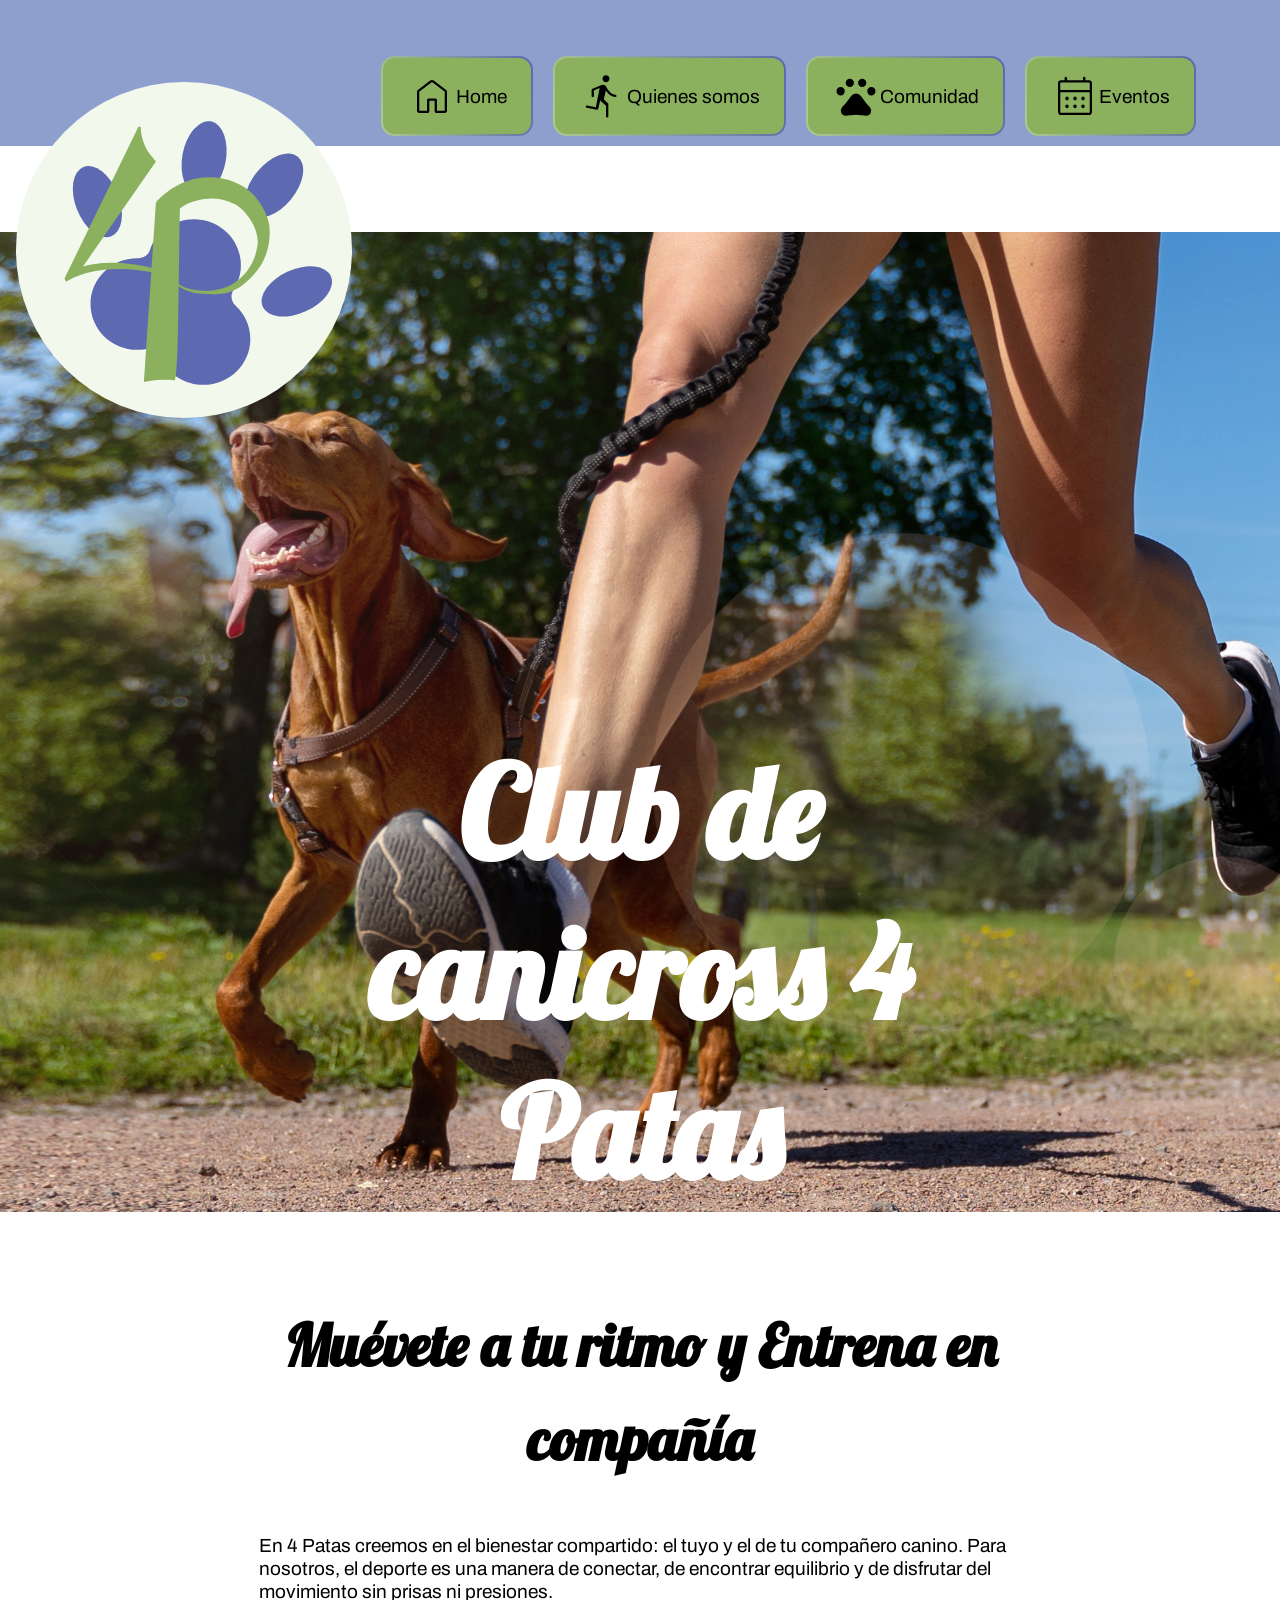
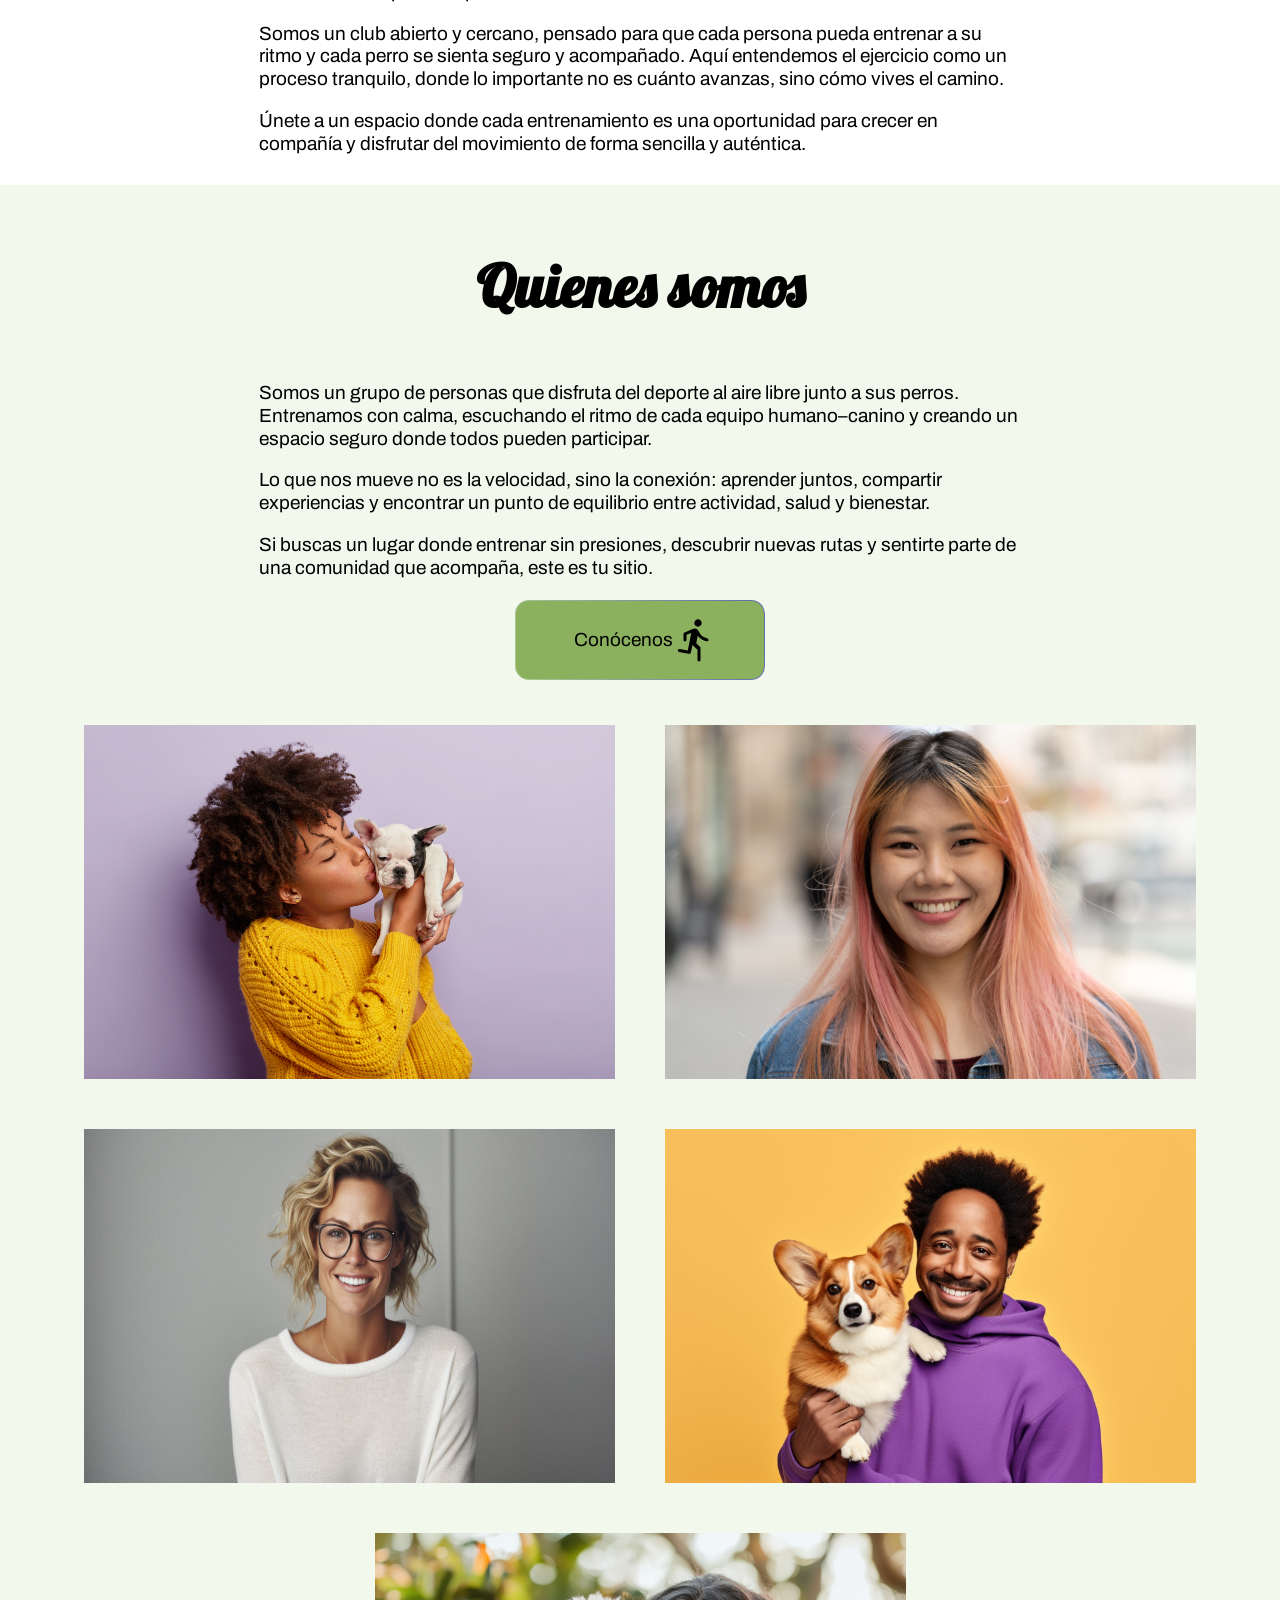
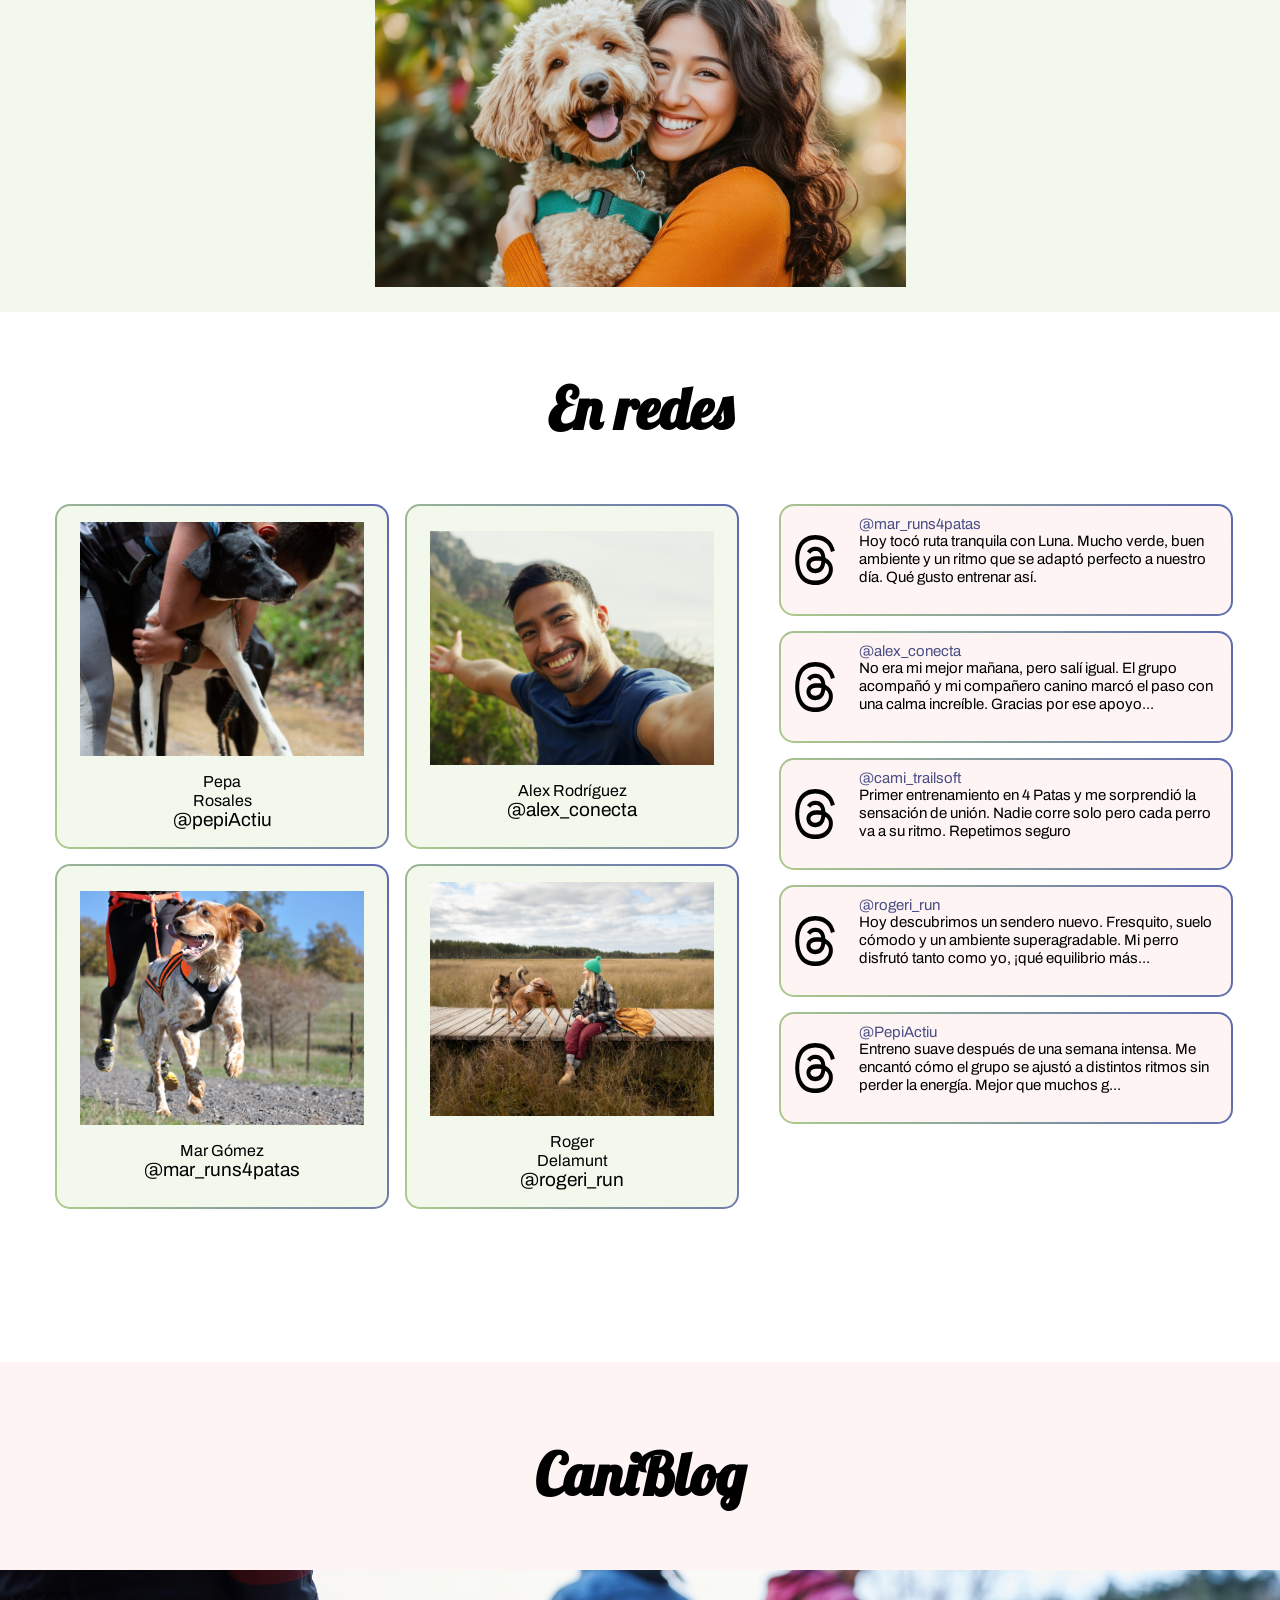
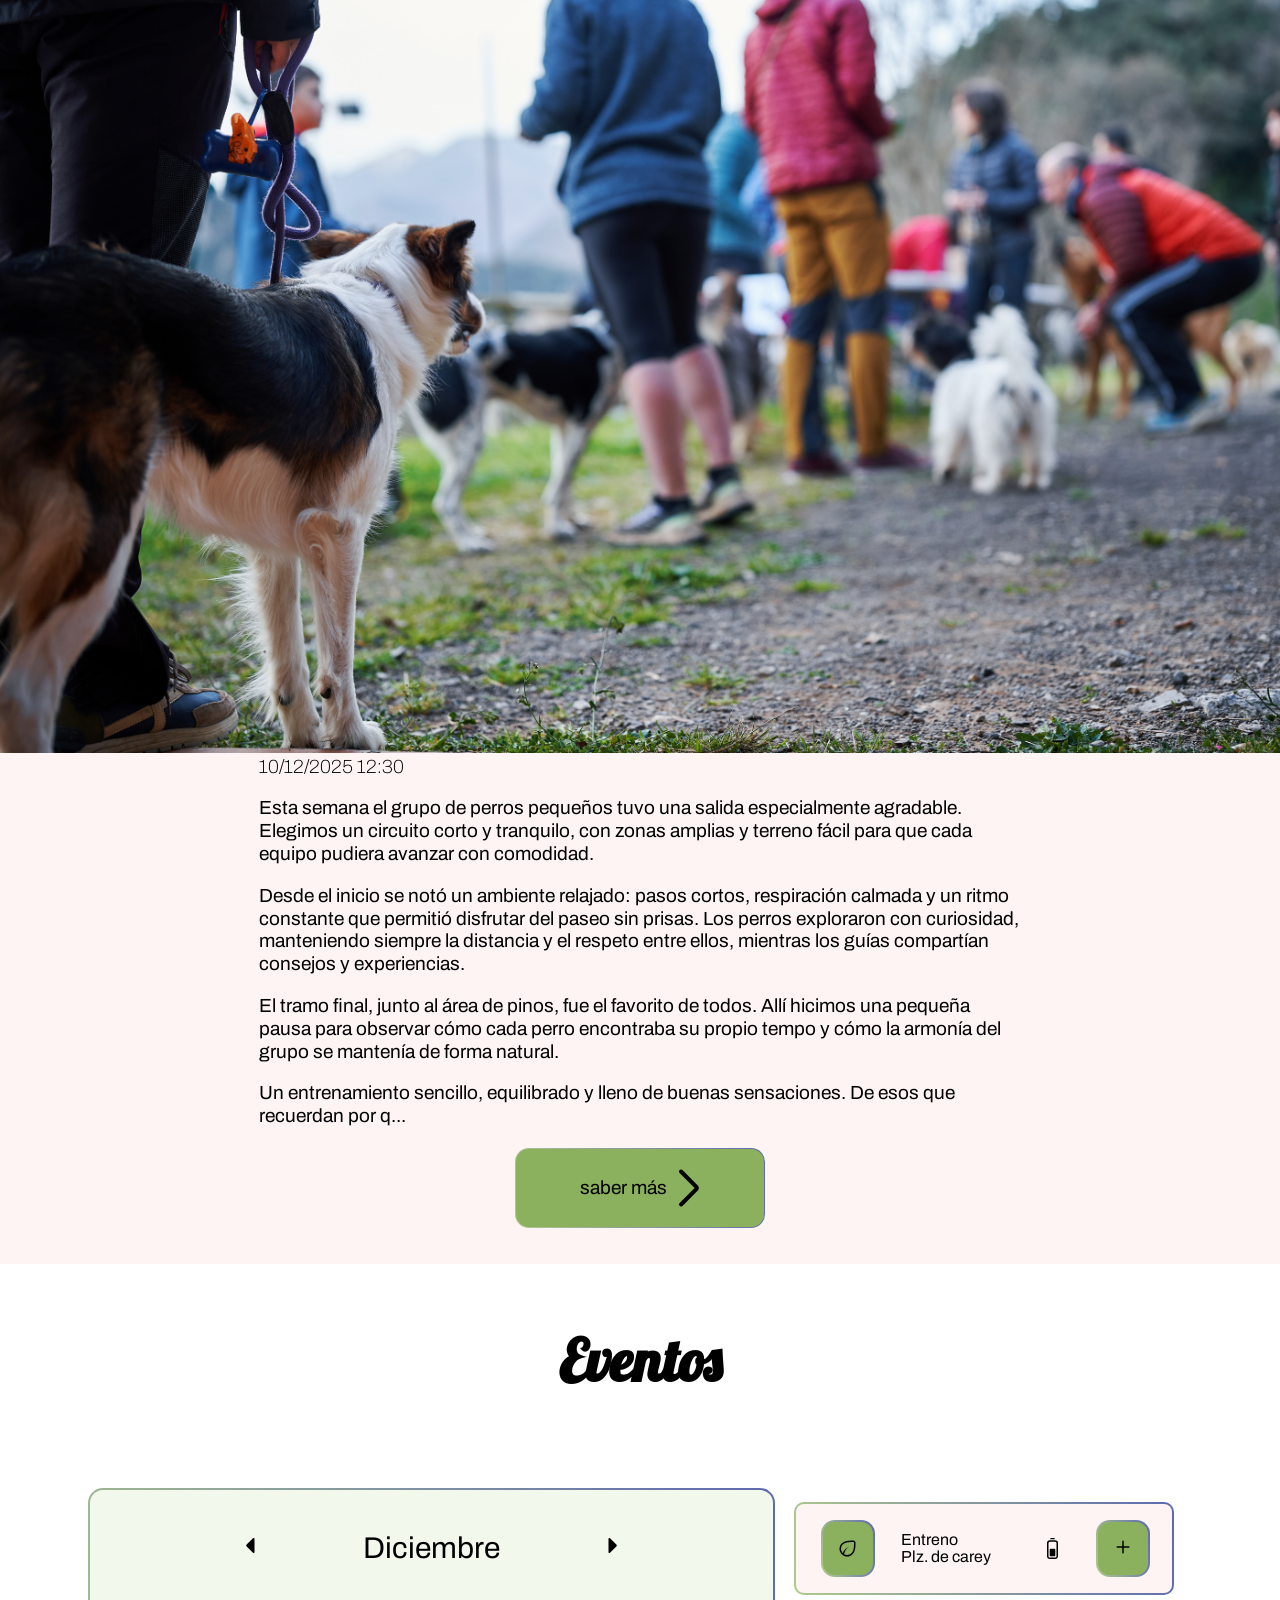
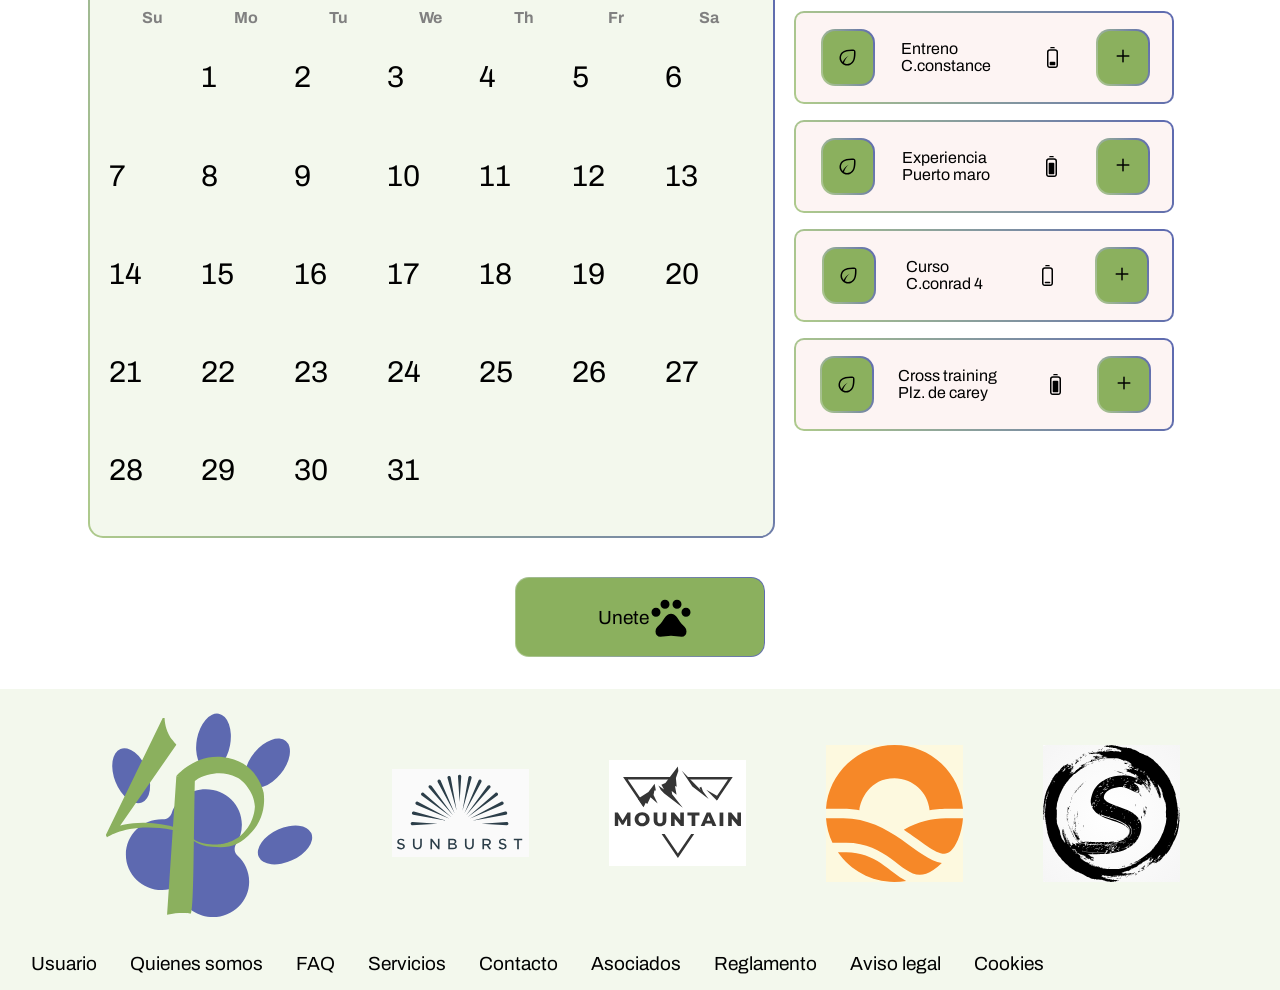
<file: index.html>
<!DOCTYPE html>
<html lang="es">

<head>
    <meta charset="UTF-8">
    <meta name="viewport" content="width=device-width, initial-scale=1.0">
    <meta name="author" content="Aidan Tyr Garcia">
    <meta name="description" content="canicross club 4 patas">
    <title>4 patas Landing</title>
    <link rel="stylesheet" href="style.css">

</head>

<body>
    <!-- navegador -->
    <header class="head">
        <nav> <img class="hMenu" src="assets/small/menu_24dp_000000_FILL0_wght300_GRAD0_opsz24.svg" alt="menu"><!-- icono para el visionado en movil -->
            <ul class="linksNav"><!-- los diferentes espacios web -->
                <li><a href="index.html"><img src="assets/large/home_48dp_000000_FILL0_wght300_GRAD0_opsz48.svg"
                            alt="icono home"> Home </a>
                </li>
                <li><a href="quienes_somos.html"><img       
                            src="assets/large/directions_run_48dp_000000_FILL0_wght300_GRAD0_opsz48.svg"
                            alt="icono run">Quienes
                        somos</a></li>
                <li><a href="comunidad.html"><img src="assets/large/pets_48dp_000000_FILL0_wght300_GRAD0_opsz48.svg"
                            alt="icono paw">Comunidad</a></li>
                <li><a href="eventos.html"><img
                            src="assets/large/calendar_month_48dp_000000_FILL0_wght300_GRAD0_opsz48.svg"
                            alt="icono calendario">Eventos</a>
                </li>
            </ul>
        </nav>

    </header>

    <main>
        <!-- imagen de inicio con logo -->
        <div class="sectionHeaderLanding">
            <!-- circulo del logo -->
            <div class="logoCaja">
                <img class="logo" src="assets/logo_default.svg" alt="logo del club 4 patas">
            </div>
            <h1>Club de canicross 4 Patas</h1>
        </div>
        <section style="padding-bottom: 10px;">
            <h2>Muévete a tu ritmo y
                Entrena en compañía
            </h2>
            <p>En 4 Patas creemos en el bienestar compartido: el
                tuyo y el de tu compañero canino. Para nosotros, el
                deporte es una manera de conectar, de encontrar
                equilibrio y de disfrutar del movimiento sin prisas ni
                presiones.
            </p>
            <p>Somos un club abierto y cercano, pensado para que
                cada persona pueda entrenar a su ritmo y cada perro
                se sienta seguro y acompañado. Aquí entendemos el
                ejercicio como un proceso tranquilo, donde lo
                importante no es cuánto avanzas, sino cómo vives el
                camino.
            </p>
            <p>Únete a un espacio donde cada entrenamiento es
                una oportunidad para crecer en compañía y disfrutar
                del movimiento de forma sencilla y auténtica.</p>
        </section>

        <section class="qs_landing_box">
            <h2>Quienes somos</h2>
            <p>Somos un grupo de personas que disfruta del
                deporte al aire libre junto a sus perros. Entrenamos
                con calma, escuchando el ritmo de cada equipo
                humano–canino y creando un espacio seguro donde
                todos pueden participar.
            </p>
            <p>
                Lo que nos mueve no es la velocidad, sino la
                conexión: aprender juntos, compartir experiencias y
                encontrar un punto de equilibrio entre actividad,
                salud y bienestar.
            </p>
            <p>
                Si buscas un lugar donde entrenar sin presiones,
                descubrir nuevas rutas y sentirte parte de una
                comunidad que acompaña, este es tu sitio.
            </p>
            <a href="" class="boton">Conócenos<img
                    src="assets/small/directions_run_24dp_000000_FILL0_wght300_GRAD0_opsz24.svg" alt="icono run"></a>

            <div id="quienesSomosLanding"><!-- lista de iamgenes de usuarios -->
                <img class="imagen" src="assets/AdobeStock_267281582.jpeg" alt="img user">
                <img class="imagen" src="assets/AdobeStock_495157971.jpeg" alt="img user">
                <img class="imagen" src="assets/AdobeStock_635106846.jpeg" alt="img user">
                <img class="imagen" src="assets/AdobeStock_1290259101.jpeg" alt="img user">
                <img class="imagen" src="assets/AdobeStock_1641101626.jpeg" alt="img user">
            </div>
        </section>
        <section style="padding-bottom: 10px;">
            <h2> En redes</h2>
            <div class="redesBox"><!-- contenedor de todas las redes -->
                <div class="instaRedes"><!-- contenedor de las tarjetas -->
                    <div class="instaTrjeta"><!-- tarjetas de tipo instagram reutilizadas en otras partes -->
                        <img class="instaImagen" src="assets/AdobeStock_1224718437.jpeg" alt="img user">
                        <p class="instaTexto">Pepa Rosales <br><a href="#">@pepiActiu</a></p>
                    </div>
                    <div class="instaTrjeta">
                        <img class="instaImagen" src="assets/AdobeStock_1645947593.jpeg" alt="img user">
                        <p class="instaTexto">Alex Rodríguez <br><a href="#">@alex_conecta</a></p>
                    </div>
                    <div class="instaTrjeta">
                        <img class="instaImagen" src="assets/AdobeStock_95721366.jpeg" alt="img user">
                        <p class="instaTexto">Mar Gómez <br><a href="#">@mar_runs4patas</a></p>
                    </div>
                    <div class="instaTrjeta">
                        <img class="instaImagen" src="assets/AdobeStock_1805316966.jpeg" alt="img user">
                        <p class="instaTexto">Roger Delamunt <br><a href="#">@rogeri_run</a></p>
                    </div>
                </div>

                <div class="twitRedes"><!-- contenedor de twits -->
                    <div class="twitTarjeta"><!-- tarjeta twits -->
                        <img class="twitIcono" src="assets/small/Social_Icons.svg" alt="icono social">
                        <div class="twitCage">
                            <a href="#" class="twitTexto">@mar_runs4patas</a>
                            <p class="twitContenido">Hoy tocó ruta tranquila con Luna. Mucho verde,
                                buen ambiente y un ritmo que se adaptó perfecto
                                a nuestro día. Qué gusto entrenar así.</p>
                        </div>
                    </div>

                    <div class="twitTarjeta">
                        <img class="twitIcono" src="assets/small/Social_Icons.svg" alt="icono social">
                        <div class="twitCage">
                            <a href="#" class="twitTexto">@alex_conecta</a>
                            <p class="twitContenido">No era mi mejor mañana, pero salí igual. El grupo
                                acompañó y mi compañero canino marcó el paso
                                con una calma increíble. Gracias por ese apoyo...</p>
                        </div>
                    </div>
                    <div class="twitTarjeta">
                        <img class="twitIcono" src="assets/small/Social_Icons.svg" alt="icono social">
                        <div class="twitCage">
                            <a href="#" class="twitTexto">@cami_trailsoft</a>
                            <p class="twitContenido">Primer entrenamiento en 4 Patas y me sorprendió
                                la sensación de unión. Nadie corre solo pero cada
                                perro va a su ritmo. Repetimos seguro</p>
                        </div>
                    </div>
                    <div class="twitTarjeta">
                        <img class="twitIcono" src="assets/small/Social_Icons.svg" alt="icono social">
                        <div class="twitCage">
                            <a href="#" class="twitTexto">@rogeri_run</a>
                            <p class="twitContenido">Hoy descubrimos un sendero nuevo. Fresquito,
                                suelo cómodo y un ambiente superagradable. Mi
                                perro disfrutó tanto como yo, ¡qué equilibrio más...</p>
                        </div>
                    </div>
                    <div class="twitTarjeta">
                        <img class="twitIcono" src="assets/small/Social_Icons.svg" alt="icono social">
                        <div class="twitCage">
                            <a href="#" class="twitTexto">@PepiActiu</a>
                            <p class="twitContenido">Entreno suave después de una semana intensa.
                                Me encantó cómo el grupo se ajustó a distintos
                                ritmos sin perder la energía. Mejor que muchos g...</p>
                        </div>
                    </div>
                </div>
            </div>
        </section>

        <section class="caniblog">
            <h2>CaniBlog</h2>
            <img class="blogImagen" src="assets/AdobeStock_1389384683.jpeg" alt="img user"> <!-- imagen del del post -->
            <p class="fecha">10/12/2025 12:30</p> <!-- fecha del post -->
            <p>Esta semana el grupo de perros pequeños tuvo una
                salida especialmente agradable. Elegimos un
                circuito corto y tranquilo, con zonas amplias y terreno
                fácil para que cada equipo pudiera avanzar con
                comodidad.</p>

            <p>Desde el inicio se notó un ambiente relajado: pasos
                cortos, respiración calmada y un ritmo constante que
                permitió disfrutar del paseo sin prisas. Los perros
                exploraron con curiosidad, manteniendo siempre la
                distancia y el respeto entre ellos, mientras los guías
                compartían consejos y experiencias.</p>

            <p>El tramo final, junto al área de pinos, fue el favorito de
                todos. Allí hicimos una pequeña pausa para observar
                cómo cada perro encontraba su propio tempo y
                cómo la armonía del grupo se mantenía de forma
                natural.</p>

            <p>Un entrenamiento sencillo, equilibrado y lleno de
                buenas sensaciones. De esos que recuerdan por q...</p>
            <a href="#" class="boton">saber más <img
                    src="assets/small/arrow_forward_ios_24dp_000000_FILL0_wght300_GRAD0_opsz24.svg" alt="arrow"></a>
        </section>

        <section><!-- se reutiliza para eventos entero -->
            <h2>Eventos</h2>
            <div class="eventos"> <!-- contenedor de la seccion -->
                <div class="calendarioBox"> <!-- contenedor del calendario --> 
                    <div class="calendarioCard"><!-- la card del calendario -->
                        <div class="selectorMes"><!-- selector de mes -->
                            <span class="arrowL"><img
                                    src="assets/small/arrow_left_24dp_000000_FILL0_wght300_GRAD0_opsz24.svg"
                                    alt="arrow"></span><!-- las flechas no son interactivas, a implementar mejora -->
                            <p class="mes">Diciembre</p>
                            <span class="arrowR"><img
                                    src="assets/small/arrow_right_24dp_000000_FILL0_wght300_GRAD0_opsz24.svg"
                                    alt="arrow"></span>
                        </div>
                        <div class="diasMes"><!-- visualizacion del mes -->
                            <table class="tablaMes">
                                <thead>
                                    <tr><!-- dias de la semana -->
                                        <th>Su</th>
                                        <th>Mo</th>
                                        <th>Tu</th>
                                        <th>We</th>
                                        <th>Th</th>
                                        <th>Fr</th>
                                        <th>Sa</th>
                                    </tr>
                                </thead>
                                <tbody><!-- dias del mes -->
                                    <tr>
                                        <td class="diaVacioMes"></td><!-- dias del mes pasado o siguiente,se puede aplicar estilo a futuro si necesario -->
                                        <td>1</td>
                                        <td>2</td>
                                        <td>3</td>
                                        <td>4</td>
                                        <td>5</td>
                                        <td>6</td>
                                    </tr>
                                    <tr>
                                        <td>7</td>
                                        <td>8</td>
                                        <td>9</td>
                                        <td>10</td>
                                        <td>11</td>
                                        <td>12</td>
                                        <td>13</td>
                                    </tr>
                                    <tr>
                                        <td>14</td>
                                        <td>15</td>
                                        <td>16</td>
                                        <td>17</td>
                                        <td>18</td>
                                        <td>19</td>
                                        <td>20</td>
                                    </tr>
                                    <tr>
                                        <td>21</td>
                                        <td>22</td>
                                        <td>23</td>
                                        <td>24</td>
                                        <td>25</td>
                                        <td>26</td>
                                        <td>27</td>
                                    </tr>
                                    <tr>
                                        <td>28</td>
                                        <td>29</td>
                                        <td>30</td>
                                        <td>31</td>
                                        <td class="diaVacioMes"></td>
                                        <td class="diaVacioMes"></td>
                                        <td class="diaVacioMes"></td>
                                    </tr>
                                </tbody>
                            </table>
                        </div>
                    </div>
                </div>

                <div class="eventosBox"><!-- contenedor de tarjetas evento -->
                    <div class="eventoTarjeta"><!-- tarjetas de eventos -->
                        <span class="iconoActividad"><img
                                src="assets/small/eco_24dp_000000_FILL0_wght300_GRAD0_opsz24.svg" alt="eco"></span><!-- icono tipo de evento no selecionable -->
                        <div class="datosEvento"><!-- datos del evento -->
                            <span>Entreno</span>
                            <span>Plz. de carey</span>
                        </div>
                        <span class="nivelEvento"><img
                                src="assets/small/battery_android_frame_4_24dp_000000_FILL0_wght300_GRAD0_opsz24.svg"
                                alt="battery"></span><!-- dificultad del evento -->
                        <span class="iconoActividad"><img 
                                src="assets/small/add_24dp_000000_FILL0_wght300_GRAD0_opsz24.svg" alt="add"></span><!-- se reutiliza clase de icono, pero si se le da funcion deberia modificarse y copiar estilo -->
                    </div>
                    <div class="eventoTarjeta">
                        <span class="iconoActividad"><img
                                src="assets/small/eco_24dp_000000_FILL0_wght300_GRAD0_opsz24.svg" alt="eco"></span>
                        <div class="datosEvento">
                            <span>Entreno</span>
                            <span>C.constance</span>
                        </div>
                        <span class="nivelEvento"><img
                                src="assets/small/battery_android_frame_2_24dp_000000_FILL0_wght300_GRAD0_opsz24.svg"
                                alt="battery"></span>
                        <span class="iconoActividad"><img
                                src="assets/small/add_24dp_000000_FILL0_wght300_GRAD0_opsz24.svg" alt="add"></span>
                    </div>
                    <div class="eventoTarjeta">
                        <span class="iconoActividad"><img
                                src="assets/small/eco_24dp_000000_FILL0_wght300_GRAD0_opsz24.svg" alt="eco"></span>
                        <div class="datosEvento">
                            <span>Experiencia</span>
                            <span>Puerto maro</span>
                        </div>
                        <span class="nivelEvento"><img
                                src="assets/small/battery_android_frame_6_24dp_000000_FILL0_wght300_GRAD0_opsz24.svg"
                                alt="battery"></span>
                        <span class="iconoActividad"><img
                                src="assets/small/add_24dp_000000_FILL0_wght300_GRAD0_opsz24.svg" alt="add"></span>
                    </div>
                    <div class="eventoTarjeta">
                        <span class="iconoActividad"><img
                                src="assets/small/eco_24dp_000000_FILL0_wght300_GRAD0_opsz24.svg" alt="eco"></span>
                        <div class="datosEvento">
                            <span>Curso</span>
                            <span>C.conrad 4</span>
                        </div>
                        <span class="nivelEvento"><img
                                src="assets/small/battery_android_frame_1_24dp_000000_FILL0_wght300_GRAD0_opsz24.svg"
                                alt="battery"></span>
                        <span class="iconoActividad"><img
                                src="assets/small/add_24dp_000000_FILL0_wght300_GRAD0_opsz24.svg" alt="add"></span>
                    </div>
                    <div class="eventoTarjeta">
                        <span class="iconoActividad"><img
                                src="assets/small/eco_24dp_000000_FILL0_wght300_GRAD0_opsz24.svg" alt="eco"></span>
                        <div class="datosEvento">
                            <span>Cross training</span>
                            <span>Plz. de carey</span>
                        </div>
                        <span class="nivelEvento"><img
                                src="assets/small/battery_android_frame_6_24dp_000000_FILL0_wght300_GRAD0_opsz24.svg"
                                alt="battery"></span>
                        <span class="iconoActividad"><img
                                src="assets/small/add_24dp_000000_FILL0_wght300_GRAD0_opsz24.svg" alt="add"></span>
                    </div>
                </div>
            </div>
        </section>
        <a href="#" class="boton">Unete <img src="assets/small/pets_24dp_000000_FILL0_wght300_GRAD0_opsz24.svg"
                alt="paw"></a>

    </main>

    <footer class="footer">
        <div class="logoBox"><!-- contenedor de logos -->
            <img class="logoFooter" src="assets/logo_default.svg" alt="logo del club 4 patas"><!--  nuestro logo -->
            <div class="extLogoBox"><!-- contenedor de logos patrocinadores -->
                <img src="assets/sunburst.svg" alt="logo sunburst">
                <img src="assets/maountain.svg" alt="mountain">
                <img src="assets/naranjao.svg" alt="orange">
                <img src="assets/s.svg" alt="s">
            </div>
        </div>
        <div class="linkBox"><!-- enlaces al resto de paginas a aplicar cuandos e reallicen -->
            <a href="#">Usuario</a>
            <a href="quienes_somos.html">Quienes somos</a>
            <a href="#">FAQ</a>
            <a href="#">Servicios</a>
            <a href="#">Contacto</a>
            <a href="#">Asociados</a>
            <a href="#">Reglamento</a>
            <a href="#">Aviso legal</a>
            <a href="#">Cookies</a>
        </div>

    </footer>
</body>
</html>
</file>
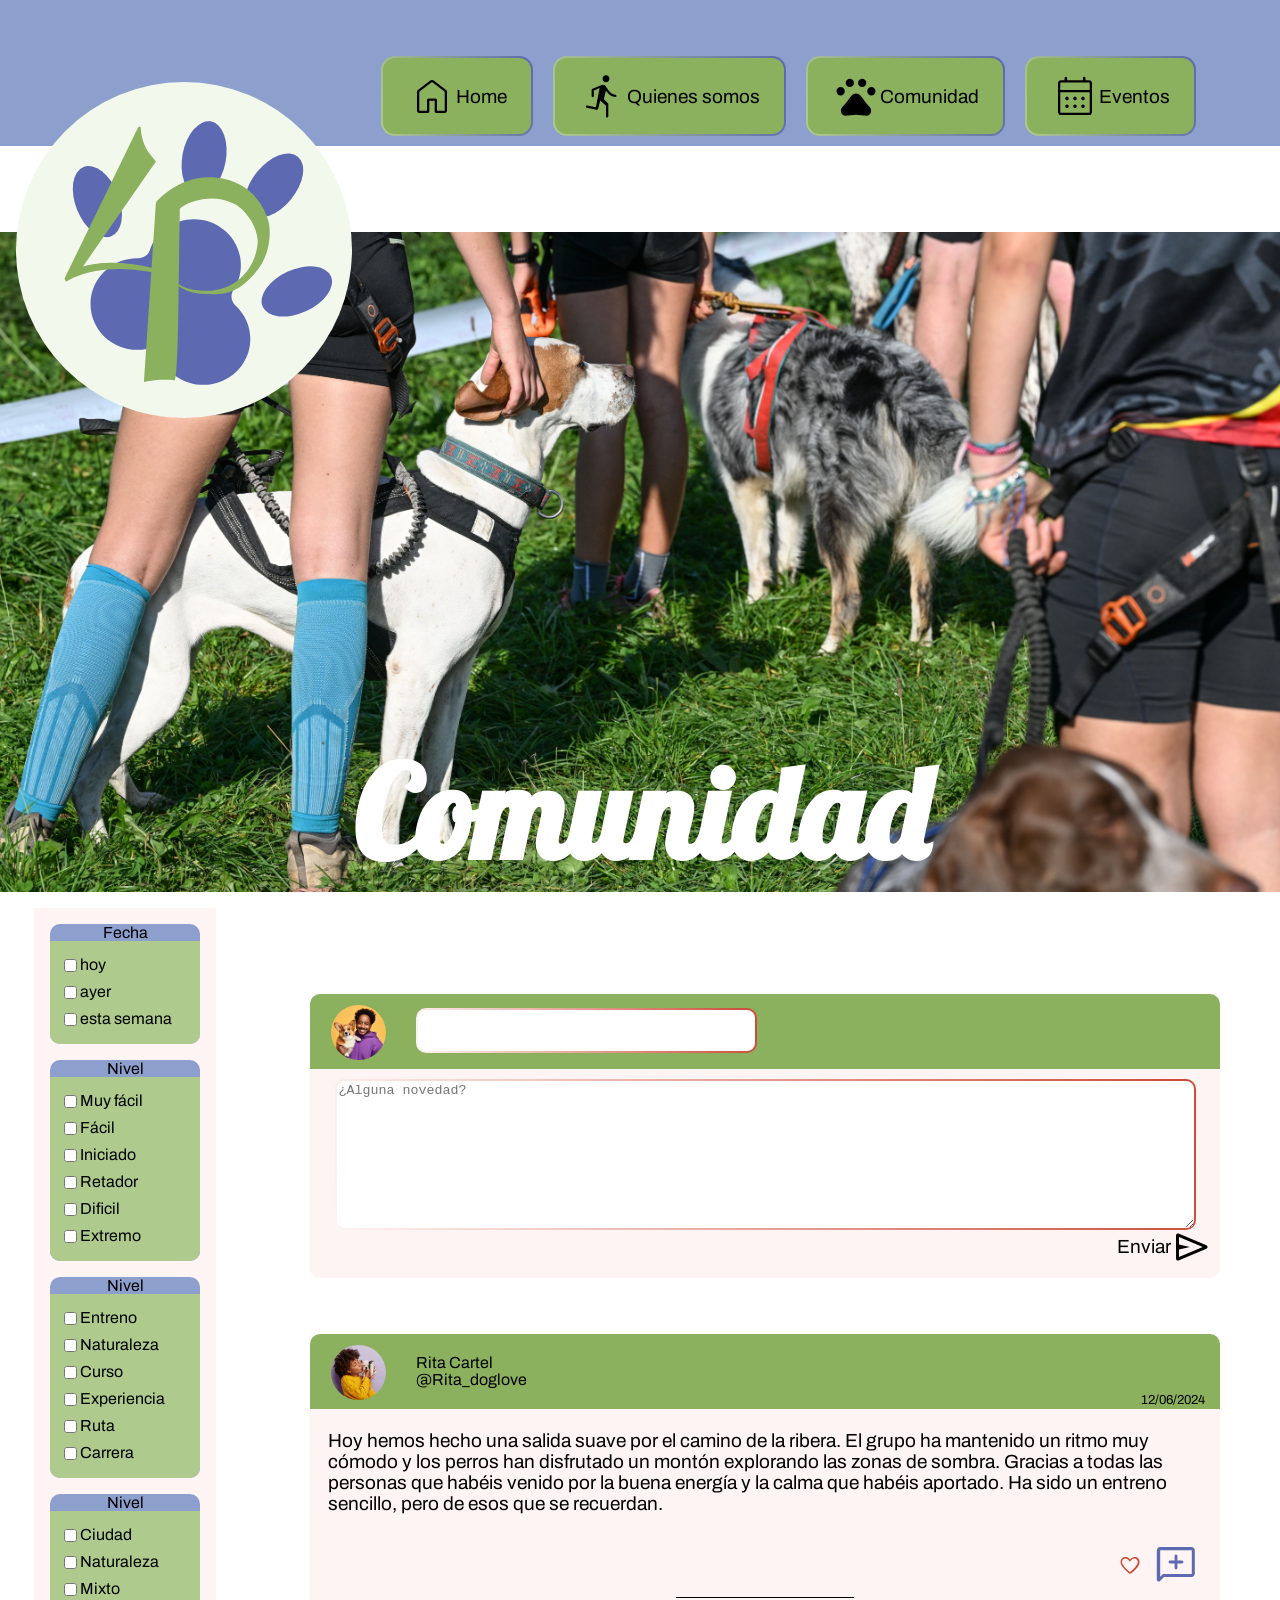
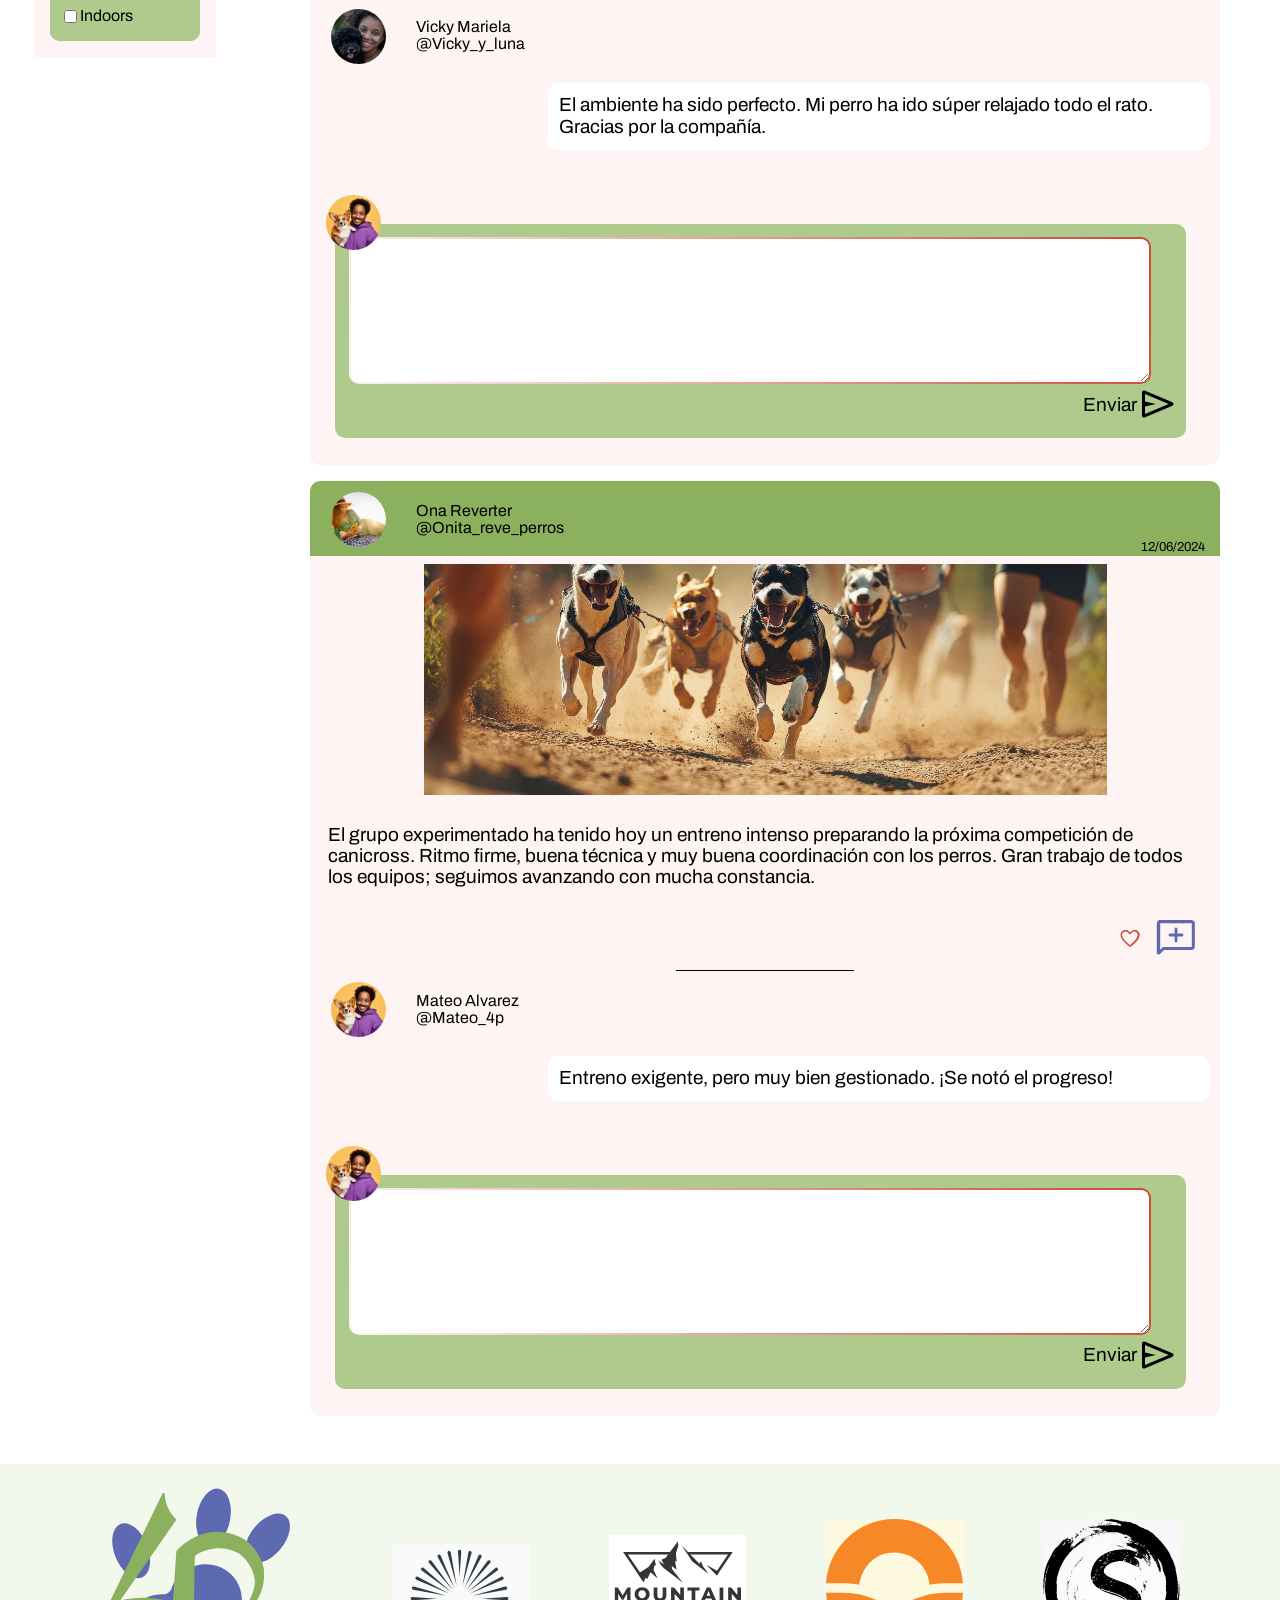
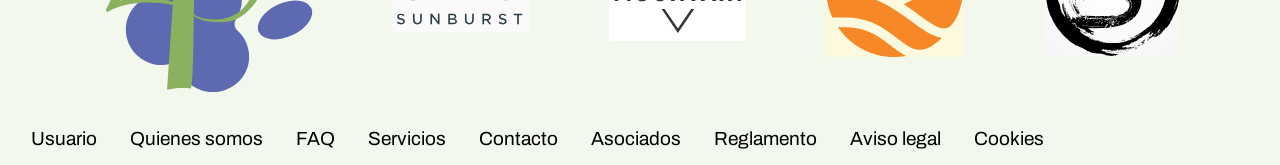
<file: comunidad.html>
<!DOCTYPE html>
<html lang="es">

<head>
    <meta charset="UTF-8">
    <meta name="viewport" content="width=device-width, initial-scale=1.0">
    <meta name="author" content="Aidan Tyr Garcia">
    <meta name="description" content="pagina de cominidad de canicross club 4 patas">
    <title>4 patas comunidad</title>
    <link rel="stylesheet" href="style.css">

</head>

<body>
    <header class="head">
        <nav> <img class="hMenu" src="assets/small/menu_24dp_000000_FILL0_wght300_GRAD0_opsz24.svg" alt="">
            <ul class="linksNav">
                <li><a href="index.html"><img src="assets/large/home_48dp_000000_FILL0_wght300_GRAD0_opsz48.svg" alt="">
                        Home
                    </a></li>
                <li><a href="quienes_somos.html"><img
                            src="assets/large/directions_run_48dp_000000_FILL0_wght300_GRAD0_opsz48.svg" alt="">Quienes
                        somos</a></li>
                <li><a href="comunidad.html"><img src="assets/large/pets_48dp_000000_FILL0_wght300_GRAD0_opsz48.svg"
                            alt="">Comunidad</a></li>
                <li><a href="eventos.html"><img
                            src="assets/large/calendar_month_48dp_000000_FILL0_wght300_GRAD0_opsz48.svg"
                            alt="">Eventos</a>
                </li>
            </ul>
        </nav>

    </header>

    <main>
        <!-- seccion portada comunidad -->
        <div class="sectionHeaderComunidad">
            <div class="logoCaja">
                <img class="logo" src="assets/logo_default.svg" alt="logo del club 4 patas">
            </div>
            <h1>Comunidad</h1>
        </div>
        <!-- seccion crea post -->
        <div class="contenedor"><!-- es un contenedor generalista -->
            <aside class="filtroDskt"><!-- contiene los filtros del desktop -->
                <div class="cajaFiltro"> <!-- la caja de cada seccion? revisar -->
                    <div class="cajaValores">
                        <div class="valor"><!-- cada seccion y su titulo -->
                            Fecha
                            <div class="opcion"><!-- por encima, cada una de las opciones -->
                                <div class="tipoOpcion"><!-- caja con el checkbox y su label -->
                                    <input type="checkbox" id="hoy" name="hoy" value="hoy">
                                    <label for="hoy">hoy</label>
                                </div>
                                <div class="tipoOpcion">
                                    <input type="checkbox" id="ayer" name="ayer" value="ayer">
                                    <label for="ayer">ayer</label>
                                </div>
                                <div class="tipoOpcion">
                                    <input type="checkbox" id="estasemana" name="estasenaba" value="estasemana">
                                    <label for="estasemana">esta semana</label>
                                </div>
                            </div>
                        </div>
                        <div class="cajaValores">
                            <div class="valor">
                                Nivel
                                <div class="opcion">
                                    <div class="tipoOpcion">
                                        <input type="checkbox" id="Muy_fácil" name="Muy_fácil" value="Muy_fácil">
                                        <label for="Muy_fácil">Muy fácil</label>
                                    </div>
                                    <div class="tipoOpcion">
                                        <input type="checkbox" id="Fácil" name="Fácil" value="Fácil">
                                        <label for="Fácil">Fácil</label>
                                    </div>
                                    <div class="tipoOpcion">
                                        <input type="checkbox" id="Iniciado" name="Iniciado" value="Iniciado">
                                        <label for="Iniciado">Iniciado</label>
                                    </div>
                                    <div class="tipoOpcion">
                                        <input type="checkbox" id="Retador" name="Retador" value="Retador">
                                        <label for="Retador">Retador</label>
                                    </div>
                                    <div class="tipoOpcion">
                                        <input type="checkbox" id="Dificil" name="Dificil" value="Dificil">
                                        <label for="Dificil">Dificil</label>
                                    </div>
                                    <div class="tipoOpcion">
                                        <input type="checkbox" id="Extremo" name="Extremo" value="Extremo">
                                        <label for="Extremo">Extremo</label>
                                    </div>
                                </div>
                            </div>
                        </div>
                        <div class="cajaValores">
                            <div class="valor">
                                Nivel
                                <div class="opcion">
                                    <div class="tipoOpcion">
                                        <input type="checkbox" id="Entreno" name="Entreno" value="Entreno">
                                        <label for="Entreno">Entreno</label>
                                    </div>
                                    <div class="tipoOpcion">
                                        <input type="checkbox" id="Naturaleza" name="Naturaleza" value="Naturaleza">
                                        <label for="Naturaleza">Naturaleza</label>
                                    </div>
                                    <div class="tipoOpcion">
                                        <input type="checkbox" id="Curso" name="Curso" value="Curso">
                                        <label for="Curso">Curso</label>
                                    </div>
                                    <div class="tipoOpcion">
                                        <input type="checkbox" id="Experiencia" name="Experiencia" value="Experiencia">
                                        <label for="Experiencia">Experiencia</label>
                                    </div>
                                    <div class="tipoOpcion">
                                        <input type="checkbox" id="Ruta" name="Ruta" value="Ruta">
                                        <label for="Ruta">Ruta</label>
                                    </div>
                                    <div class="tipoOpcion">
                                        <input type="checkbox" id="Carrera" name="Carrera" value="Carrera">
                                        <label for="Carrera">Carrera</label>
                                    </div>
                                </div>
                            </div>
                            <div class="cajaValores">
                                <div class="valor">
                                    Nivel
                                    <div class="opcion">
                                        <div class="tipoOpcion">
                                            <input type="checkbox" id="Ciudad" name="Ciudad" value="Ciudad">
                                            <label for="Ciudad">Ciudad</label>
                                        </div>
                                        <div class="tipoOpcion">
                                            <input type="checkbox" id="exterior" name="exterior" value="exterior">
                                            <label for="exterior">Naturaleza</label>
                                        </div>
                                        <div class="tipoOpcion">
                                            <input type="checkbox" id="Mixto" name="Mixto" value="Mixto">
                                            <label for="Mixto">Mixto</label>
                                        </div>
                                        <div class="tipoOpcion">
                                            <input type="checkbox" id="Indoors" name="Indoors" value="Indoors">
                                            <label for="Indoors">Indoors</label>
                                        </div>
                                    </div>

                                </div>
                            </div>
                        </div>
                    </div>
                </div>
            </aside>
            <div class="post">
                <!-- primera caja, para posetar el usuario, se deberia revisar para aumentar con el tamaño al escrubir -->
                <div class="postCaja"><!-- caja base -->
                    <div class="topCaja"><!-- parte superior de la caja -->
                        <span><img class="userFoto" src="assets/AdobeStock_1290259101.jpeg" alt="foto usuario"></span>
                        <!-- usuario -->
                        <span><input type="text" class="tituloPost"></span><!-- input para el titulo -->
                    </div>
                    <div class="bottomCaja"><!-- parte inferior -->
                        <textarea class="textoPost" placeholder="¿Alguna novedad?"></textarea>
                        <a href="#" class="botonLimpio"> Enviar <img
                                src="assets/small/send_24dp_000000_FILL0_wght300_GRAD0_opsz24.svg "
                                alt=""></a><!-- para enviar el post escrtito, es plano ahora mismo -->
                    </div>
                </div>
                <div class="filtro"><!-- en formato movil aqui nacen los filtros -->
                    <img src="assets/small/filter_alt_24dp_000000_FILL0_wght300_GRAD0_opsz24.svg" alt="icono filtro">
                    filtro
                </div>
                <!-- seccion post de texto -->
                <div class="postCaja">
                    <!-- parte verde del nombre -->
                    <div class="topCaja">
                        <span><img class="userFoto" src="assets/AdobeStock_267281582.jpeg" alt="usuario"></span>
                        <span>Rita Cartel <br> @Rita_doglove</span>
                        <span class="postFecha"> 12/06/2024 </span>
                    </div>
                    <!-- caja de abajo -->
                    <div class="bottomCaja">
                        <div class="textoComentario">
                            Hoy hemos hecho una salida suave por el camino de la ribera. El grupo ha mantenido un ritmo
                            muy
                            cómodo y los perros han disfrutado un montón explorando las zonas de sombra. Gracias a todas
                            las
                            personas que habéis venido por la buena energía y la calma que habéis aportado. Ha sido un
                            entreno
                            sencillo, pero de esos que se recuerdan.
                        </div>
                        <div class="iconComentario"><!-- icones -->
                            <img class="like" src="assets/small/favorite_24dp_r600_FILL0_wght300_GRAD0_opsz24.svg"
                                alt="">
                            <img class="coment" src="assets/small/add_comment_24dp_a400_FILL0_wght300_GRAD0_opsz24.svg"
                                alt="">
                        </div>
                        <div class="line"><!-- separador --></div>
                        <div class="comentario"><!-- comentarios -->
                            <div class="cajaUserTransparente"><!-- autor comentario. copiar de top caja -->
                                <span><img class="userFoto" src="assets/AdobeStock_972955755.jpeg" alt="usuario"></span>
                                <span>Vicky Mariela <br>
                                    @Vicky_y_luna </span>
                            </div>
                            <div class="cajaTextoComentario">
                                <p>El ambiente ha sido perfecto. Mi perro ha ido súper relajado todo el rato. Gracias
                                    por la
                                    compañía.</p>
                            </div>
                        </div>
                        <div><!-- caja para escribir comentario -->
                            <!-- foto perfil --><img class="userFotoComentario" src="assets/AdobeStock_1290259101.jpeg"
                                alt="user foto">
                            <div class="comentarioTextarea">
                                <!-- textarea -->
                                <textarea class="textoPost"></textarea>
                                <a href="#" class="botonLimpio"> Enviar <img
                                        src="assets/small/send_24dp_000000_FILL0_wght300_GRAD0_opsz24.svg" alt=""></a>
                            </div>
                        </div>
                    </div>

                </div>
                <!-- seccion post de texto con imagen -->
                <div class="postCaja">
                    <!-- parte verde del nombre -->
                    <div class="topCaja">
                        <span><img class="userFoto" src="assets/AdobeStock_1222567808.jpeg" alt="user"></span>
                        <span>Ona Reverter
                            <br> @Onita_reve_perros</span>
                        <span class="postFecha"> 12/06/2024 </span>
                    </div>
                    <!-- caja de abajo -->
                    <div class="bottomCaja">
                        <img class="cometarioImagen" src="assets/AdobeStock_1442007305.jpeg"
                            alt="foto de una salida de canicross">
                        <div class="textoComentario">
                            El grupo experimentado ha tenido hoy un entreno intenso preparando la próxima competición de
                            canicross. Ritmo firme, buena técnica y muy buena coordinación con los perros. Gran trabajo
                            de
                            todos
                            los equipos; seguimos avanzando con mucha constancia.
                        </div>
                        <div class="iconComentario"><!-- icones -->
                            <img class="like" src="assets/small/favorite_24dp_r600_FILL0_wght300_GRAD0_opsz24.svg"
                                alt="">
                            <img class="coment" src="assets/small/add_comment_24dp_a400_FILL0_wght300_GRAD0_opsz24.svg"
                                alt="">
                        </div>
                        <div class="line"><!-- separador --></div>
                        <div class="comentario"><!-- comentarios -->
                            <div class="cajaUserTransparente"><!-- autor comentario. copiar de top caja -->
                                <span><img class="userFoto" src="assets/AdobeStock_1290259101.jpeg" alt="user"></span>
                                <span>Mateo Alvarez<br> @Mateo_4p</span>
                            </div>
                            <div class="cajaTextoComentario">
                                <p>Entreno exigente, pero muy bien gestionado. ¡Se notó el progreso!</p>
                            </div>
                        </div>
                        <div><!-- caja para escribir comentario -->
                            <!-- foto perfil --><img class="userFotoComentario" src="assets/AdobeStock_1290259101.jpeg"
                                alt="user">
                            <div class="comentarioTextarea">
                                <!-- textarea -->
                                <textarea class="textoPost"></textarea>
                                <a href="#" class="botonLimpio"> Enviar <img
                                        src="assets/small/send_24dp_000000_FILL0_wght300_GRAD0_opsz24.svg" alt=""></a>
                            </div>
                        </div>
                    </div>
                </div>
            </div>
        </div>
    </main>

    <footer>
        <div class="logoBox">
            <img class="logoFooter" src="assets/logo_default.svg" alt="">
            <div class="extLogoBox">
                <img src="assets/sunburst.svg" alt="">
                <img src="assets/maountain.svg" alt="">
                <img src="assets/naranjao.svg" alt="">
                <img src="assets/s.svg" alt="">
            </div>
        </div>
        <div class="linkBox">
            <a href="#">Usuario</a>
            <a href="quienes_somos.html">Quienes somos</a>
            <a href="#">FAQ</a>
            <a href="#">Servicios</a>
            <a href="#">Contacto</a>
            <a href="#">Asociados</a>
            <a href="#">Reglamento</a>
            <a href="#">Aviso legal</a>
            <a href="#">Cookies</a>
        </div>
    </footer>
</body>

</html>
</file>
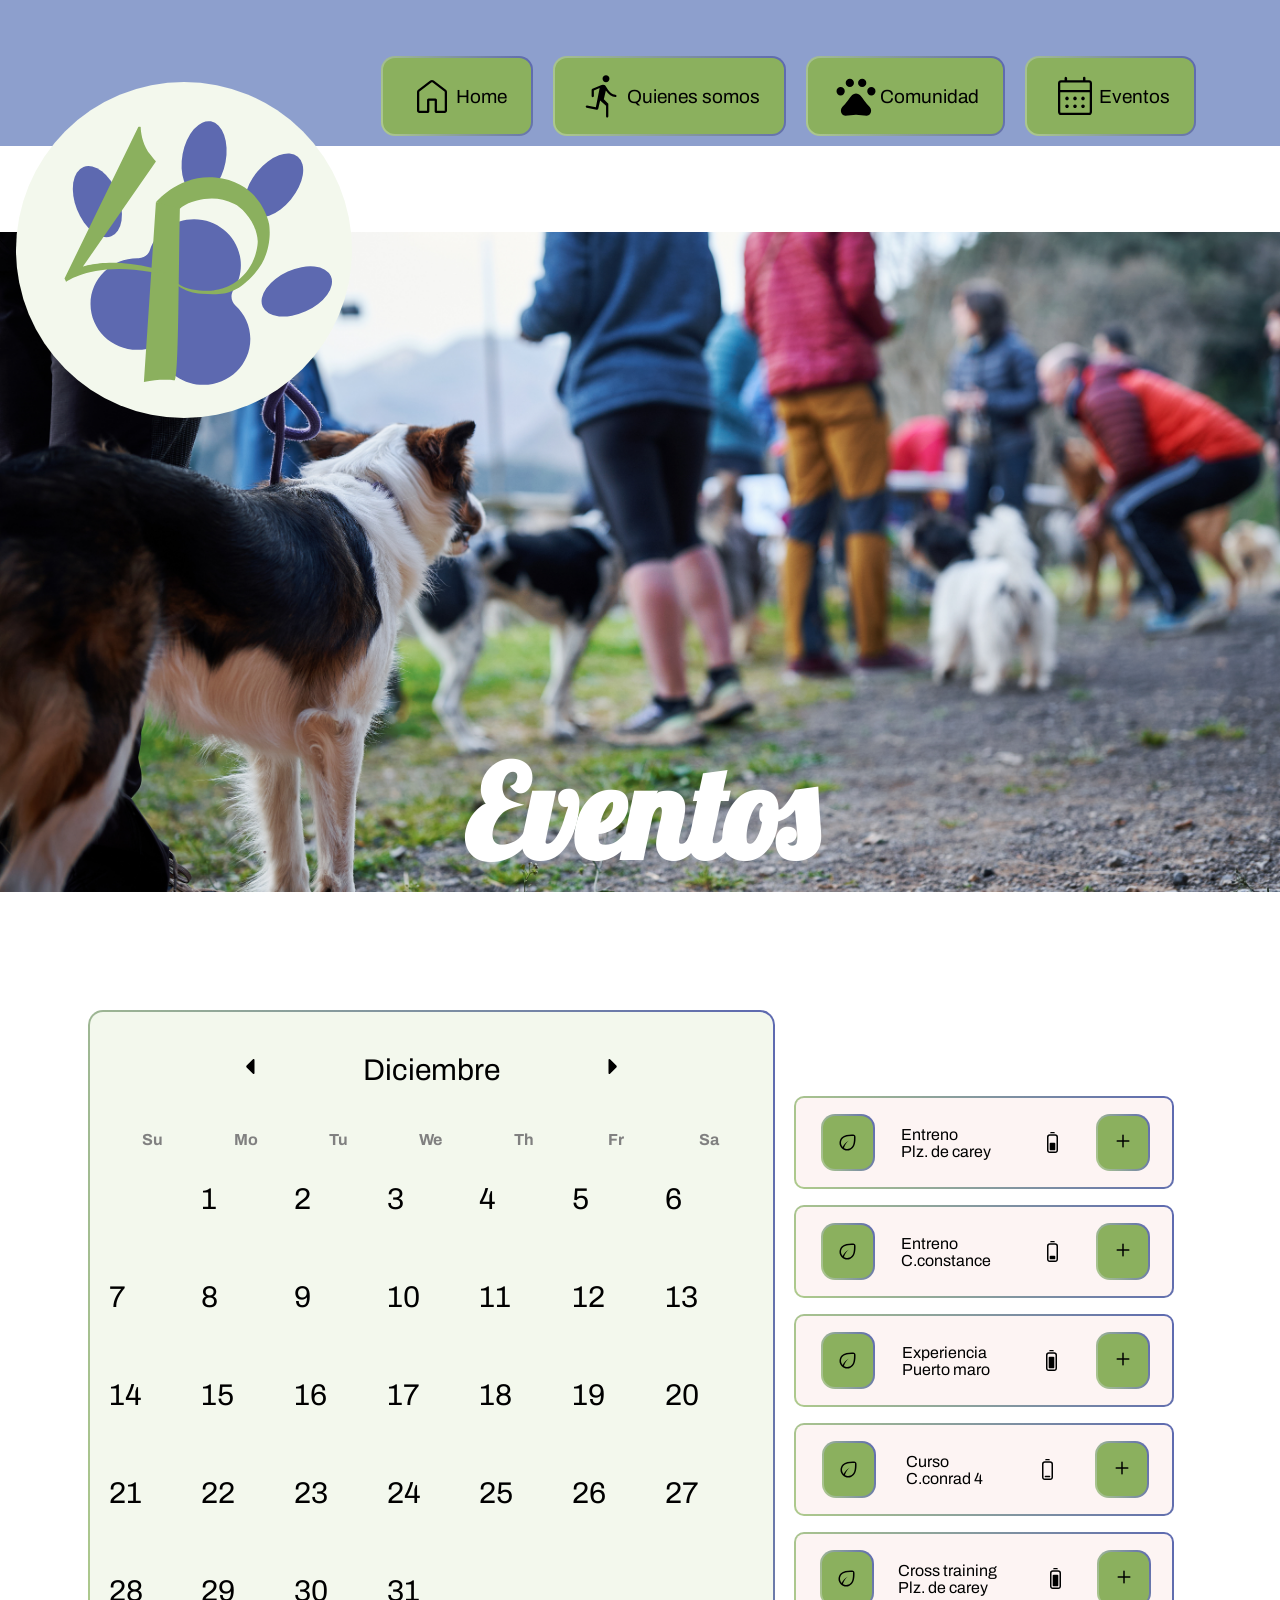
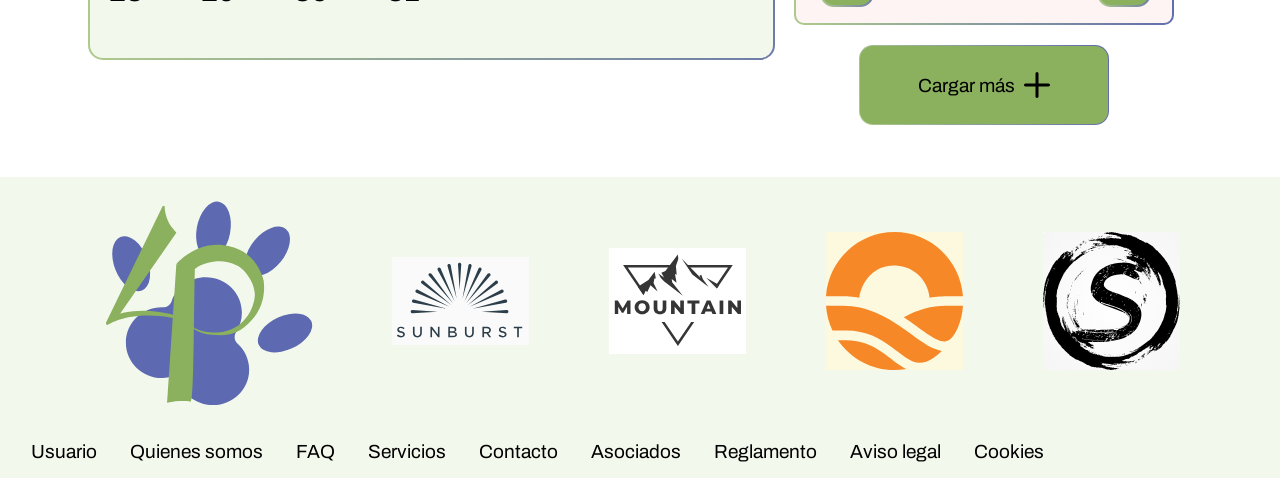
<file: eventos.html>
<!DOCTYPE html>
<html lang="es">

<head>
    <meta charset="UTF-8">
    <meta name="viewport" content="width=device-width, initial-scale=1.0">
    <meta name="author" content="Aidan Tyr Garcia">
    <meta name="description" content="calendario y eventos del canicross club 4 patas">
    <title>4 patas eventos</title>
    <link rel="stylesheet" href="style.css">

</head>

<body>
 <header class="head">
        <nav> <img class="hMenu" src="assets/small/menu_24dp_000000_FILL0_wght300_GRAD0_opsz24.svg" alt="menu">
            <ul class="linksNav">
                <li><a href="index.html"><img src="assets/large/home_48dp_000000_FILL0_wght300_GRAD0_opsz48.svg"
                            alt="icono home"> Home
                    </a></li>
                <li><a href="quienes_somos.html"><img
                            src="assets/large/directions_run_48dp_000000_FILL0_wght300_GRAD0_opsz48.svg"
                            alt="icono run">Quienes
                        somos</a></li>
                <li><a href="comunidad.html"><img src="assets/large/pets_48dp_000000_FILL0_wght300_GRAD0_opsz48.svg"
                            alt="icono paw">Comunidad</a></li>
                <li><a href="eventos.html"><img
                            src="assets/large/calendar_month_48dp_000000_FILL0_wght300_GRAD0_opsz48.svg"
                            alt="icono calendario">Eventos</a>
                </li>
            </ul>
        </nav>

    </header>

    <main>
        <div class="sectionHeaderEventos">
            <div class="logoCaja">
                <img class="logo" src="assets/logo_default.svg" alt="logo del club 4 patas">
            </div>
            <h1>Eventos</h1>
        </div><!-- se reutiliza del landing a excepcion de que aqui hay filtros -->
        <div class="eventos">
            <div>
                <div class="calendarioBox">
                    <div class="calendarioCard">
                        <div class="selectorMes">                            
                            <span class="arrowL"><img
                                    src="assets/small/arrow_left_24dp_000000_FILL0_wght300_GRAD0_opsz24.svg"
                                   alt="arrow izq"></span>
                                    <p class="mes">Diciembre</p>
                            <span class="arrowR"><img
                                    src="assets/small/arrow_right_24dp_000000_FILL0_wght300_GRAD0_opsz24.svg"
                                    alt="arrow izq"></span>
                        </div>
                        <div class="diasMes">
                            <table class="tablaMes">
                                <thead>
                                    <tr>
                                        <th>Su</th>
                                        <th>Mo</th>
                                        <th>Tu</th>
                                        <th>We</th>
                                        <th>Th</th>
                                        <th>Fr</th>
                                        <th>Sa</th>
                                    </tr>
                                </thead>
                                <tbody>
                                    <tr>
                                        <td class="diaVacioMes"></td>
                                        <td>1</td>
                                        <td>2</td>
                                        <td>3</td>
                                        <td>4</td>
                                        <td>5</td>
                                        <td>6</td>
                                    </tr>
                                    <tr>
                                        <td>7</td>
                                        <td>8</td>
                                        <td>9</td>
                                        <td>10</td>
                                        <td>11</td>
                                        <td>12</td>
                                        <td>13</td>
                                    </tr>
                                    <tr>
                                        <td>14</td>
                                        <td>15</td>
                                        <td>16</td>
                                        <td>17</td>
                                        <td>18</td>
                                        <td>19</td>
                                        <td>20</td>
                                    </tr>
                                    <tr>
                                        <td>21</td>
                                        <td>22</td>
                                        <td>23</td>
                                        <td>24</td>
                                        <td>25</td>
                                        <td>26</td>
                                        <td>27</td>
                                    </tr>
                                    <tr>
                                        <td>28</td>
                                        <td>29</td>
                                        <td>30</td>
                                        <td>31</td>
                                        <td class="diaVacioMes"></td>
                                        <td class="diaVacioMes"></td>
                                        <td class="diaVacioMes"></td>
                                    </tr>
                                </tbody>
                            </table>
                        </div>
                    </div>
                </div>
            </div>

            <div>
                <div class="filtro">
                    <img src="assets/small/filter_alt_24dp_000000_FILL0_wght300_GRAD0_opsz24.svg" alt="icono filtro">
                    filtro
                </div>
                <div class="eventosBox">
                    <div class="eventoTarjeta">
                        <span class="iconoActividad"><img
                                src="assets/small/eco_24dp_000000_FILL0_wght300_GRAD0_opsz24.svg" alt=""></span>
                        <div class="datosEvento">
                            <span>Entreno</span>
                            <span>Plz. de carey</span>
                        </div>
                        <span class="nivelEvento"><img
                                src="assets/small/battery_android_frame_4_24dp_000000_FILL0_wght300_GRAD0_opsz24.svg"
                               alt="nivel 4"></span>
                        <span class="iconoActividad"><img
                                src="assets/small/add_24dp_000000_FILL0_wght300_GRAD0_opsz24.svg" alt="añadir"></span>
                    </div>
                    <div class="eventoTarjeta">
                        <span class="iconoActividad"><img
                                src="assets/small/eco_24dp_000000_FILL0_wght300_GRAD0_opsz24.svg" alt=""></span>
                        <div class="datosEvento">
                            <span>Entreno</span>
                            <span>C.constance</span>
                        </div>
                        <span class="nivelEvento"><img
                                src="assets/small/battery_android_frame_2_24dp_000000_FILL0_wght300_GRAD0_opsz24.svg"
                               alt="nivel 2"></span>
                        <span class="iconoActividad"><img
                                src="assets/small/add_24dp_000000_FILL0_wght300_GRAD0_opsz24.svg" alt="añadir"></span>
                    </div>
                    <div class="eventoTarjeta">
                        <span class="iconoActividad"><img
                                src="assets/small/eco_24dp_000000_FILL0_wght300_GRAD0_opsz24.svg" alt=""></span>
                        <div class="datosEvento">
                            <span>Experiencia</span>
                            <span>Puerto maro</span>
                        </div>
                        <span class="nivelEvento"><img
                                src="assets/small/battery_android_frame_6_24dp_000000_FILL0_wght300_GRAD0_opsz24.svg"
                               alt="nivel 6"></span>
                        <span class="iconoActividad"><img
                                src="assets/small/add_24dp_000000_FILL0_wght300_GRAD0_opsz24.svg" alt="añadir"></span>
                    </div>
                    <div class="eventoTarjeta">
                        <span class="iconoActividad"><img
                                src="assets/small/eco_24dp_000000_FILL0_wght300_GRAD0_opsz24.svg" alt=""></span>
                        <div class="datosEvento">
                            <span>Curso</span>
                            <span>C.conrad 4</span>
                        </div>
                        <span class="nivelEvento"><img
                                src="assets/small/battery_android_frame_1_24dp_000000_FILL0_wght300_GRAD0_opsz24.svg"
                                alt="nivel 1"></span>
                        <span class="iconoActividad"><img
                                src="assets/small/add_24dp_000000_FILL0_wght300_GRAD0_opsz24.svg" alt="añadir"></span>
                    </div>
                    <div class="eventoTarjeta">
                        <span class="iconoActividad"><img
                                src="assets/small/eco_24dp_000000_FILL0_wght300_GRAD0_opsz24.svg" alt=""></span>
                        <div class="datosEvento">
                            <span>Cross training</span>
                            <span>Plz. de carey</span>
                        </div>
                        <span class="nivelEvento"><img
                                src="assets/small/battery_android_frame_6_24dp_000000_FILL0_wght300_GRAD0_opsz24.svg"
                                alt="nivel 6"></span>
                        <span class="iconoActividad"><img
                                src="assets/small/add_24dp_000000_FILL0_wght300_GRAD0_opsz24.svg" alt="añadir"></span>
                    </div>
                    <a class="boton" href="#">Cargar más<img
                            src="assets/small/add_24dp_000000_FILL0_wght300_GRAD0_opsz24.svg" alt="añadir"></a>
                </div>
            </div>
        </div>
    </main>

    <footer>
        <div class="logoBox">
            <img class="logoFooter" src="assets/logo_default.svg" alt="LOGO">
            <div class="extLogoBox">
                <img src="assets/sunburst.svg" alt="">
                <img src="assets/maountain.svg" alt="">
                <img src="assets/naranjao.svg" alt="">
                <img src="assets/s.svg" alt="">
            </div>
        </div>
        <div class="linkBox">
            <a href="#">Usuario</a>
            <a href="quienes_somos.html">Quienes somos</a>
            <a href="#">FAQ</a>
            <a href="#">Servicios</a>
            <a href="#">Contacto</a>
            <a href="#">Asociados</a>
            <a href="#">Reglamento</a>
            <a href="#">Aviso legal</a>
            <a href="#">Cookies</a>
        </div>
    </footer>
</body>
</html>
</file>
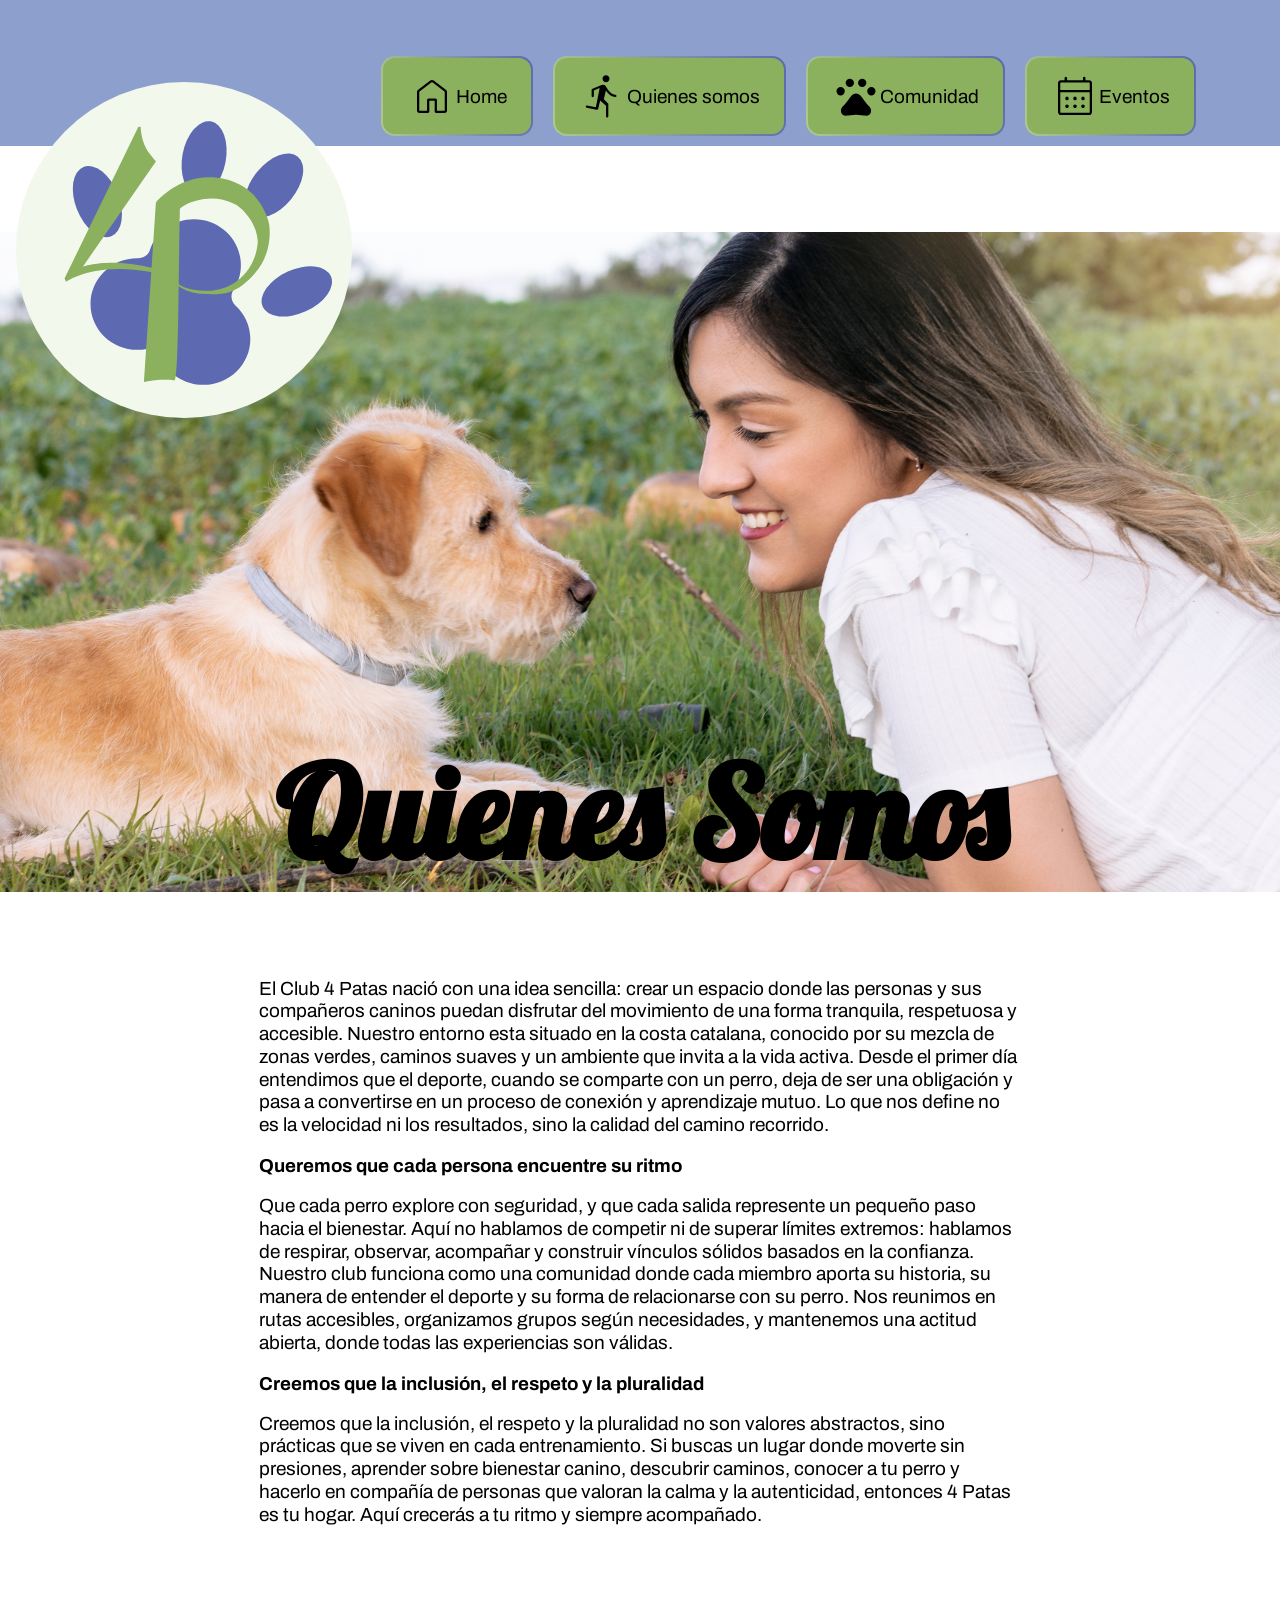
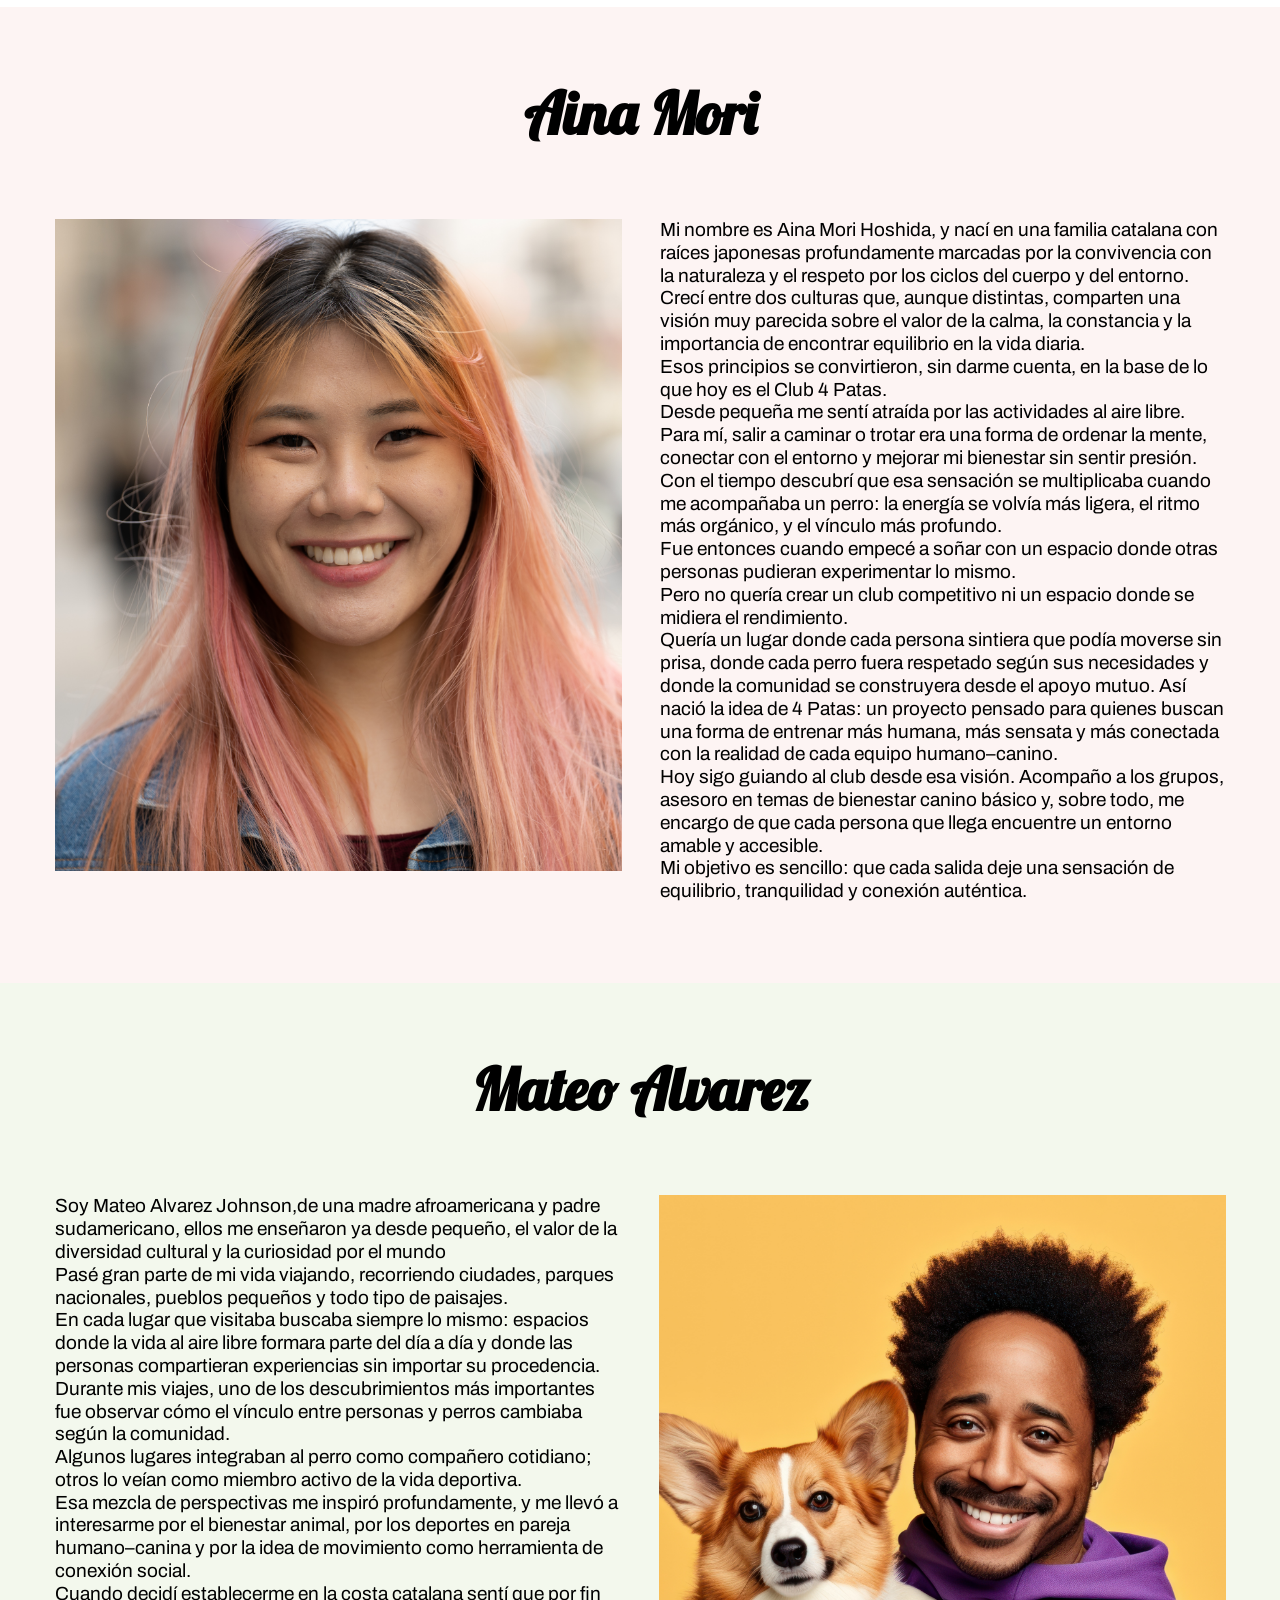
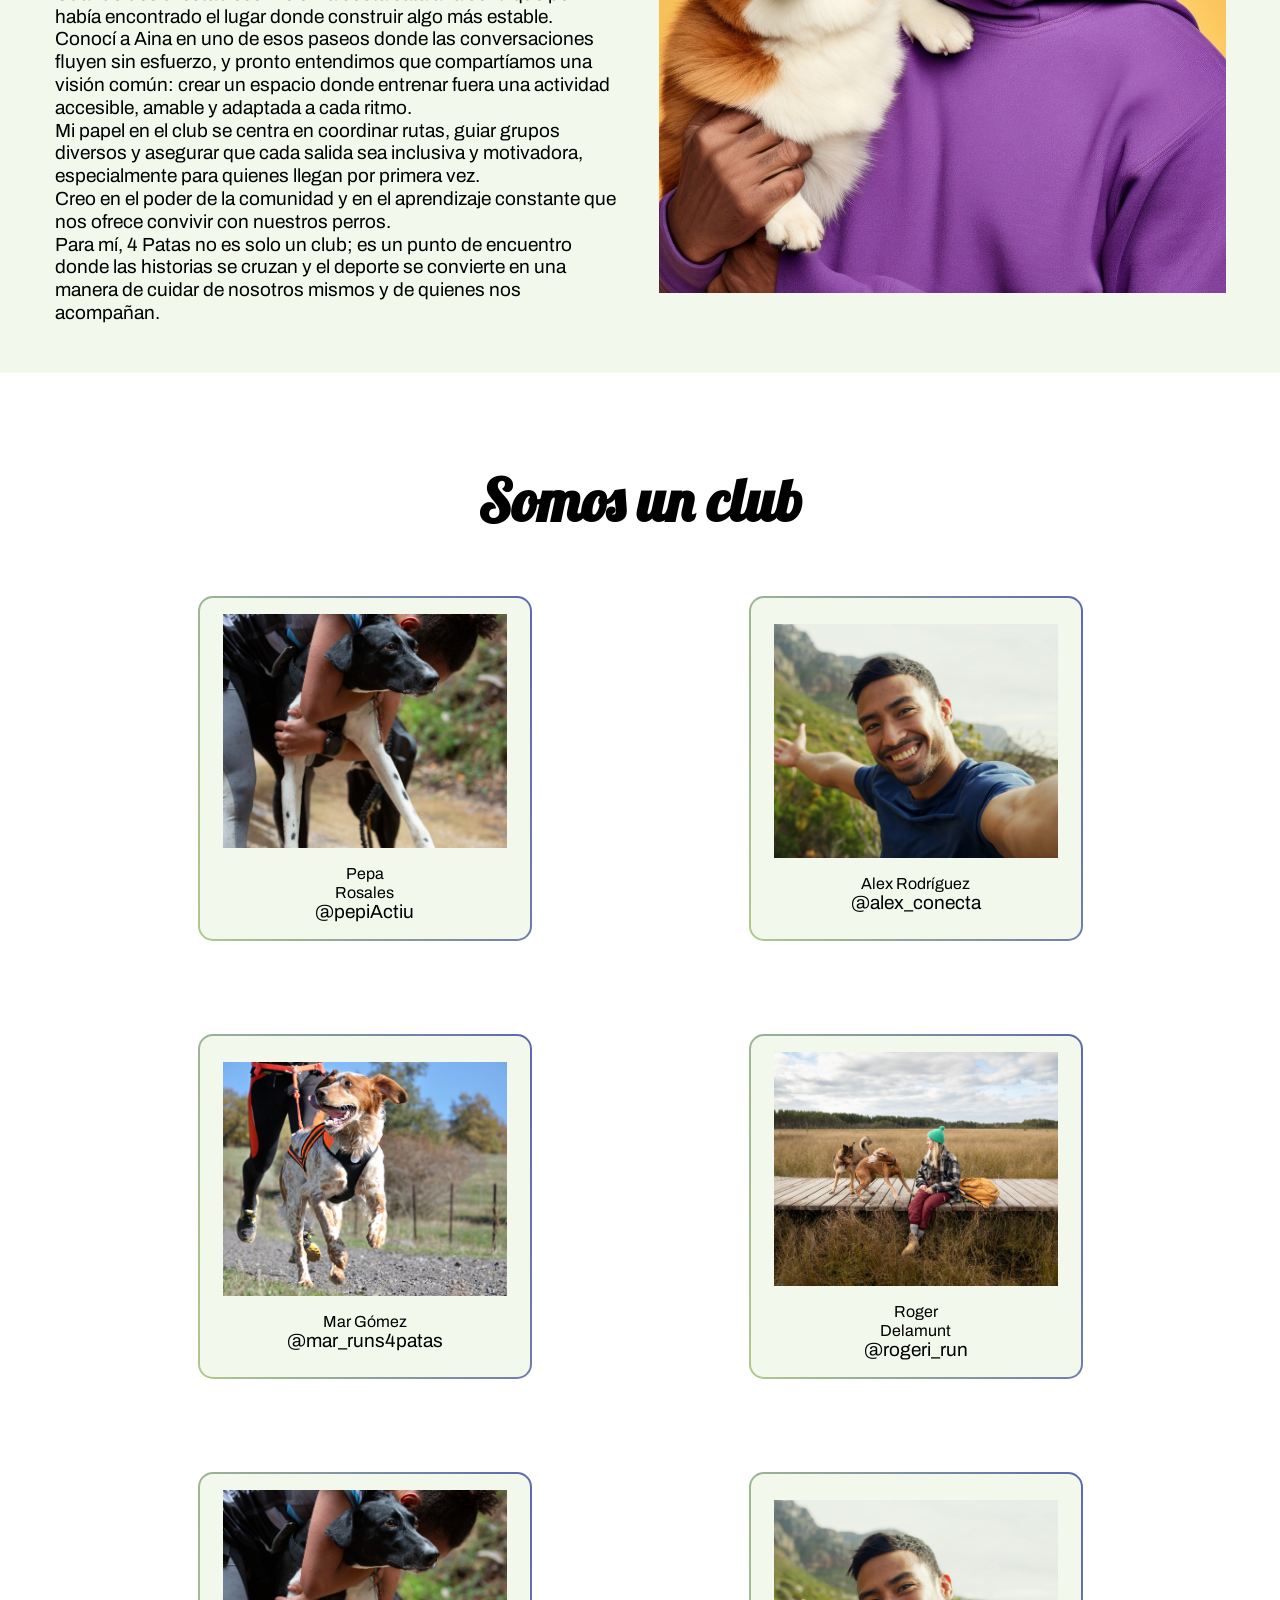
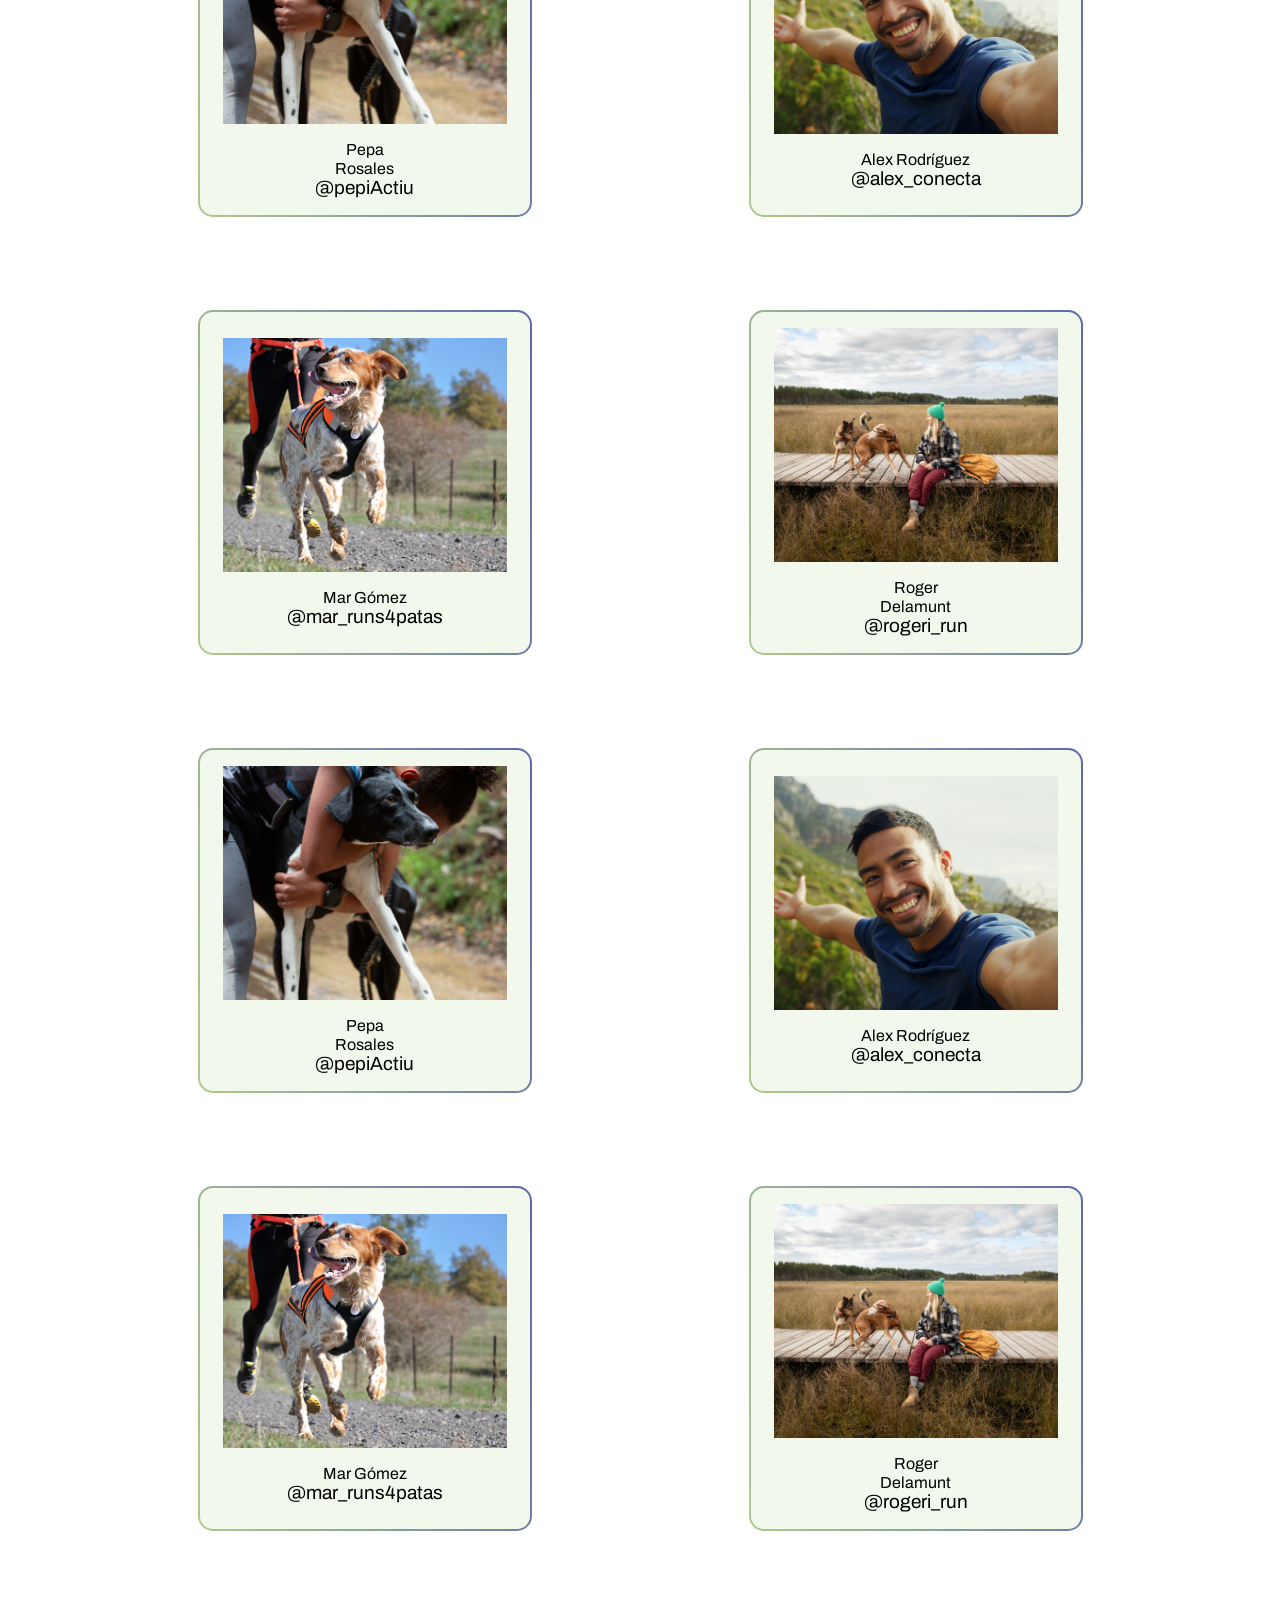
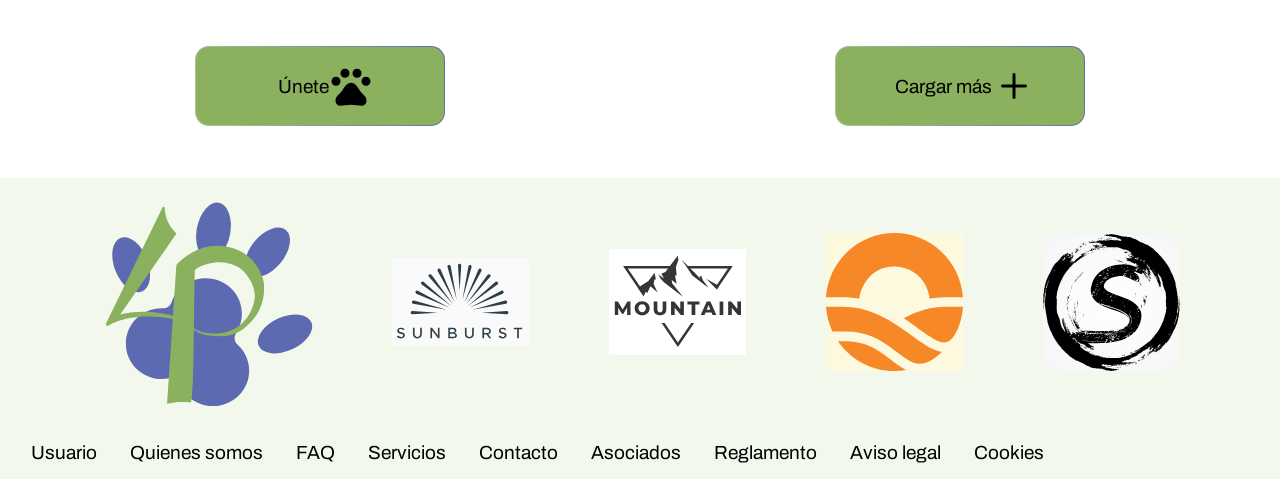
<file: quienes somos.html>
<!DOCTYPE html>
<html lang="es">

<head>
    <meta charset="UTF-8">
    <meta name="viewport" content="width=device-width, initial-scale=1.0">
    <meta name="author" content="Aidan Tyr Garcia">
    <meta name="description" content=" apartado de presentaciones canicross club 4 patas">
    <title>4 patas Quienes somos</title>
    <link rel="stylesheet" href="style.css">

</head>

<body>
    <header class="head">
        <nav> <img class="hMenu" src="assets/small/menu_24dp_000000_FILL0_wght300_GRAD0_opsz24.svg" alt="menu">
            <ul class="linksNav">
                <li><a href="index.html"><img src="assets/large/home_48dp_000000_FILL0_wght300_GRAD0_opsz48.svg"> Home
                    </a></li>
                <li><a href="quienes somos.html"><img
                            src="assets/large/directions_run_48dp_000000_FILL0_wght300_GRAD0_opsz48.svg">Quienes
                        somos</a></li>
                <li><a href="comunidad.html"><img
                            src="assets/large/pets_48dp_000000_FILL0_wght300_GRAD0_opsz48.svg">Comunidad</a></li>
                <li><a href="eventos.html"><img
                            src="assets/large/calendar_month_48dp_000000_FILL0_wght300_GRAD0_opsz48.svg">Eventos</a>
                </li>
            </ul>
        </nav>

    </header>
    <main>
        <div class="sectionHeaderQS">
            <div class="logoCaja">
                <img class="logo" src="assets/logo default.svg" alt="logo del club 4 patas">
            </div>
            <h1>Quienes Somos</h1>
        </div>
        <section class="introQS">
            <p>
                El Club 4 Patas nació con una idea sencilla: crear un
                espacio donde las personas y sus compañeros
                caninos puedan disfrutar del movimiento de una
                forma tranquila, respetuosa y accesible.

                Nuestro entorno esta situado en la costa catalana,
                conocido por su mezcla de zonas verdes, caminos
                suaves y un ambiente que invita a la vida activa.

                Desde el primer día entendimos que el deporte,
                cuando se comparte con un perro, deja de ser una
                obligación y pasa a convertirse en un proceso de
                conexión y aprendizaje mutuo.

                Lo que nos define no es la velocidad ni los resultados,
                sino la calidad del camino recorrido.
            </p>

            <h3>Queremos que cada persona
                encuentre su ritmo</h3>

            <p>
                Que cada perro explore con seguridad, y que cada
                salida represente un pequeño paso hacia el
                bienestar.

                Aquí no hablamos de competir ni de superar límites
                extremos: hablamos de respirar, observar,
                acompañar y construir vínculos sólidos basados en la
                confianza.

                Nuestro club funciona como una comunidad donde
                cada miembro aporta su historia, su manera de
                entender el deporte y su forma de relacionarse con su
                perro. Nos reunimos en rutas accesibles,
                organizamos grupos según necesidades, y
                mantenemos una actitud abierta, donde todas las
                experiencias son válidas.
            </p>

            <h3>Creemos que la inclusión, el
                respeto y la pluralidad</h3>

            <p>
                Creemos que la inclusión, el respeto y la pluralidad
                no son valores abstractos, sino prácticas que se
                viven en cada entrenamiento.

                Si buscas un lugar donde moverte sin presiones,
                aprender sobre bienestar canino, descubrir caminos,
                conocer a tu perro y hacerlo en compañía de
                personas que valoran la calma y la autenticidad,
                entonces 4 Patas es tu hogar.
                Aquí crecerás a tu ritmo y siempre acompañado.
            </p>

        </section>
        <section class="quienesSomos">
            <div class="ainaBox">
                <h2>Aina Mori</h2>
                <div class="aina">
                    <img src="assets/AdobeStock_495157971.jpeg" class="qsFoto">
                    <p>
                        Mi nombre es Aina Mori Hoshida, y nací en una
                        familia catalana con raíces japonesas profundamente
                        marcadas por la convivencia con la naturaleza y el
                        respeto por los ciclos del cuerpo y del entorno.
                        <br>
                        Crecí entre dos culturas que, aunque distintas,
                        comparten una visión muy parecida sobre el valor de
                        la calma, la constancia y la importancia de encontrar
                        equilibrio en la vida diaria.
                        <br>
                        Esos principios se convirtieron, sin darme cuenta, en
                        la base de lo que hoy es el Club 4 Patas.
                        <br>
                        Desde pequeña me sentí atraída por las actividades
                        al aire libre. Para mí, salir a caminar o trotar era una
                        forma de ordenar la mente, conectar con el entorno y
                        mejorar mi bienestar sin sentir presión.
                        <br>
                        Con el tiempo descubrí que esa sensación se
                        multiplicaba cuando me acompañaba un perro: la
                        energía se volvía más ligera, el ritmo más orgánico, y
                        el vínculo más profundo.
                        <br>
                        Fue entonces cuando empecé a soñar con un
                        espacio donde otras personas pudieran experimentar
                        lo mismo.
                        <br>
                        Pero no quería crear un club competitivo ni un
                        espacio donde se midiera el rendimiento.
                        <br>
                        Quería un lugar donde cada persona sintiera que
                        podía moverse sin prisa, donde cada perro fuera
                        respetado según sus necesidades y donde la
                        comunidad se construyera desde el apoyo mutuo.
                        Así nació la idea de 4 Patas: un proyecto pensado
                        para quienes buscan una forma de entrenar más
                        humana, más sensata y más conectada con la
                        realidad de cada equipo humano–canino.
                        <br>
                        Hoy sigo guiando al club desde esa visión.
                        Acompaño a los grupos, asesoro en temas de
                        bienestar canino básico y, sobre todo, me encargo de
                        que cada persona que llega encuentre un entorno
                        amable y accesible.
                        <br>
                        Mi objetivo es sencillo: que cada salida deje una
                        sensación de equilibrio, tranquilidad y conexión
                        auténtica.
                    </p>
                </div>
            </div>
            <div class="mateoBox">
                <h2>Mateo Alvarez</h2>
                <div class="mateo">

                    <img src="assets/AdobeStock_1290259101.jpeg" class="qsFoto">
                    <p>
                        Soy Mateo Alvarez Johnson,de una madre
                        afroamericana y padre sudamericano, ellos me
                        enseñaron ya desde pequeño, el valor de la
                        diversidad cultural y la curiosidad por el mundo
                        <br>
                        Pasé gran parte de mi vida viajando, recorriendo
                        ciudades, parques nacionales, pueblos pequeños y
                        todo tipo de paisajes.
                        <br>
                        En cada lugar que visitaba buscaba siempre lo
                        mismo: espacios donde la vida al aire libre formara
                        parte del día a día y donde las personas compartieran
                        experiencias sin importar su procedencia.
                        <br>
                        Durante mis viajes, uno de los descubrimientos más
                        importantes fue observar cómo el vínculo entre
                        personas y perros cambiaba según la comunidad.
                        <br>
                        Algunos lugares integraban al perro como
                        compañero cotidiano; otros lo veían como miembro
                        activo de la vida deportiva.
                        <br>
                        Esa mezcla de perspectivas me inspiró
                        profundamente, y me llevó a interesarme por el
                        bienestar animal, por los deportes en pareja
                        humano–canina y por la idea de movimiento como
                        herramienta de conexión social.
                        <br>
                        Cuando decidí establecerme en la costa catalana
                        sentí que por fin había encontrado el lugar donde
                        construir algo más estable.
                        <br>
                        Conocí a Aina en uno de esos paseos donde las
                        conversaciones fluyen sin esfuerzo, y pronto
                        entendimos que compartíamos una visión común:
                        crear un espacio donde entrenar fuera una actividad
                        accesible, amable y adaptada a cada ritmo.
                        <br>
                        Mi papel en el club se centra en coordinar rutas, guiar
                        grupos diversos y asegurar que cada salida sea
                        inclusiva y motivadora, especialmente para quienes
                        llegan por primera vez.
                        <br>
                        Creo en el poder de la comunidad y en el aprendizaje
                        constante que nos ofrece convivir con nuestros
                        perros.
                        <br>
                        Para mí, 4 Patas no es solo un club; es un punto de
                        encuentro donde las historias se cruzan y el deporte
                        se convierte en una manera de cuidar de nosotros
                        mismos y de quienes nos acompañan.
                    </p>
                </div>
            </div>
        </section>

        <section class="somosClub">
            <h2>Somos un club</h2>
            <div class="instaRedes">
                <div class="instaTrjeta">
                    <img class="instaImagen" src="assets/AdobeStock_1224718437.jpeg" width="80%">
                    <p class="instaTexto">Pepa Rosales <br><a href="#">@pepiActiu</a></p>
                </div>
                <div class="instaTrjeta">
                    <img class="instaImagen" src="assets/AdobeStock_1645947593.jpeg" width="80%">
                    <p class="instaTexto">Alex Rodríguez <br><a href="#">@alex_conecta</a></p>
                </div>
                <div class="instaTrjeta">
                    <img class="instaImagen" src="assets/AdobeStock_95721366.jpeg" width="80%">
                    <p class="instaTexto">Mar Gómez <br><a href="#">@mar_runs4patas</a></p>
                </div>
                <div class="instaTrjeta">
                    <img class="instaImagen" src="assets/AdobeStock_1805316966.jpeg" width="80%">
                    <p class="instaTexto">Roger Delamunt <br><a href="#">@rogeri_run</a></p>
                </div>

                    <div class="instaTrjeta">
                    <img class="instaImagen" src="assets/AdobeStock_1224718437.jpeg" width="80%">
                    <p class="instaTexto">Pepa Rosales <br><a href="#">@pepiActiu</a></p>
                </div>
                <div class="instaTrjeta">
                    <img class="instaImagen" src="assets/AdobeStock_1645947593.jpeg" width="80%">
                    <p class="instaTexto">Alex Rodríguez <br><a href="#">@alex_conecta</a></p>
                </div>
                <div class="instaTrjeta">
                    <img class="instaImagen" src="assets/AdobeStock_95721366.jpeg" width="80%">
                    <p class="instaTexto">Mar Gómez <br><a href="#">@mar_runs4patas</a></p>
                </div>
                <div class="instaTrjeta">
                    <img class="instaImagen" src="assets/AdobeStock_1805316966.jpeg" width="80%">
                    <p class="instaTexto">Roger Delamunt <br><a href="#">@rogeri_run</a></p>
                </div>

                    <div class="instaTrjeta">
                    <img class="instaImagen" src="assets/AdobeStock_1224718437.jpeg" width="80%">
                    <p class="instaTexto">Pepa Rosales <br><a href="#">@pepiActiu</a></p>
                </div>
                <div class="instaTrjeta">
                    <img class="instaImagen" src="assets/AdobeStock_1645947593.jpeg" width="80%">
                    <p class="instaTexto">Alex Rodríguez <br><a href="#">@alex_conecta</a></p>
                </div>
                <div class="instaTrjeta">
                    <img class="instaImagen" src="assets/AdobeStock_95721366.jpeg" width="80%">
                    <p class="instaTexto">Mar Gómez <br><a href="#">@mar_runs4patas</a></p>
                </div>
                <div class="instaTrjeta">
                    <img class="instaImagen" src="assets/AdobeStock_1805316966.jpeg" width="80%">
                    <p class="instaTexto">Roger Delamunt <br><a href="#">@rogeri_run</a></p>
                </div>
            </div>
        </section>

        <section class="botonesCage">
            <a href="comunidad.html" class="boton">Únete<img
                    src="assets/small/pets_24dp_000000_FILL0_wght300_GRAD0_opsz24.svg"></a>
            <a href="#" class="boton">Cargar más<img
                    src="assets/small/add_24dp_000000_FILL0_wght300_GRAD0_opsz24.svg"></a>
        </section>
    </main>

    <footer>
        <div class="logoBox">
            <img class="logoFooter" src="assets/logo default.svg">
            <div class="extLogoBox">
                <img src="assets/sunburst.svg">
                <img src="assets/maountain.svg">
                <img src="assets/naranjao.svg">
                <img src="assets/s.svg">
            </div>
        </div>
        <div class="linkBox">
            <a href="#">Usuario</a>
            <a href="quienes somos.html">Quienes somos</a>
            <a href="#">FAQ</a>
            <a href="#">Servicios</a>
            <a href="#">Contacto</a>
            <a href="#">Asociados</a>
            <a href="#">Reglamento</a>
            <a href="#">Aviso legal</a>
            <a href="#">Cookies</a>
        </div>
    </footer>

</body>
</file>
<file: style.css>
@font-face {
    font-family: "archivo";
    src: url(assets/Archivo/Archivo-VariableFont_wdth\,wght.ttf) format("truetype");
    font-weight: 100 900;
    font-style: normal;
}

@font-face {
    font-family: "lobster";
    src: url(assets/Lobster/Lobster-Regular.ttf) format("truetype");
    font-weight: normal;
    font-style: normal;
}

/*se suben tipografias*/
/*rooteo de las variables de color y texto*/
:root {
    --verde_300: #aeca8c;
    --verde_400: #8bb05e;
    --verde_600: #597937;
    --verde_800: #394c28;

    --azul_300: #b2c0de;
    --azul_400: #8d9fcd;
    --azul_600: #5d69b0;
    --azul_800: #484d85;

    --rojo_300: #f4b6ad;
    --rojo_400: #ec8b7d;
    --rojo_600: #cc4936;

    --neutro_1: #f3f8ed;
    --neutro_2: #fdf4f3;

    --font_1: "archivo", sans-serif;
    --font_2: "lobster", serif;
}

/*preparacion del documenot*/
body,
html {
    margin: 0;
    font-family: var(--font_1);
}

/*header*/
.head {
    background-color: var(--azul_400);
    margin: 0;
}

.hMenu {
    float: right;
    width: 54px;
    margin-right: 20px;
    margin-top: 7px;
}

.linksNav {
    /* sin finalizar */
    visibility: hidden;
    margin: 0;
    height: 108px;
}

.logoCaja {
    width: 180px;
    height: 180px;
    background-color: var(--neutro_1);
    border-radius: 50%;
    margin-left: auto;
    margin-right: auto;
    z-index: 2;
    /*para la colocacion adecuada en el panel general*/
    transform: translatey(-85px);
    display: flex;
}

.logo {
    align-self: center;
}

p,
h1,
h2,
h3,
h4,
h5,
h6 {
    margin-left: 18px;
    margin-right: 18px;
}

/*generales movil*/

p {
    font-family: var(--font_1);
    font-size: 16px;
    line-height: 120%;
}

h1 {
    color: white;
    text-align: center;
    font-family: var(--font_2);
    font-size: 49px;
}

h2 {
    font-family: var(--font_2);
    font-size: 39px;
    line-height: 120%;
    text-align: center;
}

/*a partir de h3 se utiliza fuente normal de p*/
/*landing  quienes somos */
/*se añaden todas las imagenes frontales de seccion de todas las paginas*/
.sectionHeaderLanding {
    background-image: url(assets/AdobeStock_561762992.jpeg);
    background-size: cover;
    background-position: 75%;
    margin-top: 25px;
}

.sectionHeaderQS {
    background-image: url(assets/AdobeStock_499245004.jpeg);
    background-size: cover;
    background-position: 75%;
    margin-top: 25px;
}

.sectionHeaderEventos {
    background-image: url(assets/AdobeStock_1389384683.jpeg);
    background-size: cover;
    background-position: 75%;
    margin-top: 25px;
}

.sectionHeaderComunidad {
    background-image: url(assets/AdobeStock_1739234904.jpeg);
    background-size: cover;
    background-position: 75%;
    margin-top: 25px;
}

.sectionHeaderQS>h1 {
    color: black;
}

/*es cambio para mejor visibilidad, pero no queda igual que en el diseño, repasar con diseño*/

.qs_landing_box {
    background-color: var(--neutro_1);
    padding-top: 5px;
}

#quienesSomosLanding .imagen {
    width: 80%;
    padding: 25px;
}

#quienesSomosLanding {
    display: flex;
    flex-direction: column;
    align-items: center;
}

/* estilo botones*/

.boton {
    background-color: var(--verde_400);
    border: 1px solid transparent;
    /* trasnsparent para cubrir el border radius no gradiente */
    border-radius: 14px;
    background:
        linear-gradient(var(--verde_400), var(--verde_400)) padding-box,
        /*cubre el fondo real*/
        linear-gradient(75deg, var(--verde_300), var(--azul_600)) border-box;
    /*degradaddo que se vera en el borde*/
    display: flex;
    width: 92px;
    height: 22px;
    padding: 14px 24px;
    justify-content: center;
    align-items: center;
    gap: 10px;
}

.boton,
a {
    text-decoration: none;
    color: black;
    font-family: var(--font_1);
    font-size: 16px;
    font-weight: 400;
    margin: 20px auto;
}

.boton:hover {
    /*hay que revisar por que los icones no se pueden modificar desde css el color, o bien se suben dos y se hidean o se sube directo en css*/
    background:
        linear-gradient(var(--verde_600), var(--verde_600)) padding-box,
        /*cubre el fondo real*/
        linear-gradient(75deg, var(--verde_300), var(--azul_600)) border-box;
    /*degradaddo que se vera en el borde*/
    color: white;
}


/* redes */

.instaTrjeta {
    /*se reutiliza en todo el resto de la pagina a pesar de estar en landing*/
    background-color: var(--neutro_1);
    width: 214px;
    height: 272px;
    border-radius: 15px;
    display: flex;
    flex-direction: column;
    justify-content: center;
    align-items: center;
    margin: auto;
    margin-bottom: 15px;
    border: 2px solid transparent;
    /*se tiene que realizar este metodo de background con padding y border box porque border no admite degradado de forma nativa, se indican bordes pero transparantes*/
    background:
        linear-gradient(var(--neutro_1), var(--neutro_1)) padding-box,
        /*esto colorea el fondo*/
        /*cubre el fondo real*/
        linear-gradient(75deg, var(--verde_300), var(--azul_600)) border-box;
    /*esto colorea el borde*/
    /*degradaddo que se vera en el borde*/
}

.instaImagen {
    width: 184px;
    height: 182px;
    object-fit: cover;
    margin-top: 15px;
}

.instaTexto {
    font-family: var(--font_1);
    font-size: 18px;
    text-align: center;
}

.instaRedes {
    margin-bottom: 4em;
}

/*twt redes*/

.twitTarjeta {
    width: 376px;
    height: 82px;
    border-radius: 15px;
    display: flex;
    justify-content: left;
    margin: auto;
    margin-bottom: 15px;
    border: 2px solid transparent;
    background:
        linear-gradient(var(--neutro_2), var(--neutro_2)) padding-box,
        /*cubre el fondo real*/
        linear-gradient(75deg, var(--verde_300), var(--azul_600)) border-box;
    /*degradaddo que se vera en el borde*/
}

.twitCage {
    display: flex;
    flex-direction: column;
    margin-top: 10px;
}

.twitTexto {
    margin: 0px 10px;
    color: var(--azul_600);
}

.twitTexto,
.twitContenido {
    font-family: var(--font_1);
    font-size: 13px;
    margin-left: 0%;
    margin-top: 0%;
}

.twitIcono {
    margin: 10px;
}

/*caniblog landing*/
.caniblog {
    background-color: var(--neutro_2);
    padding-top: 1em;
    padding-bottom: 1em;
}

.fecha {
    margin-top: 0px;
    font-weight: lighter;
}

.caniblog>.boton {
    text-wrap: nowrap;
}

.blogImagen {
    width: 100%;
    height: auto;
    object-fit: cover;
}

/*quienes somos especifico*/

.qsFoto {
    width: 100%;
    margin: 0em 0em 2em 0em;
}

.quienesSomos {
    margin: 5em 0em;
}

.botonesCage {
    display: flex;
}

/*comunidad*/
.filtroDskt {
    /*en movil esta parte esta oculta*/
    visibility: hidden;
    width: 0PX;
    height: 0px;
}

.postCaja {
    background-color: var(--neutro_2);
    border-radius: 10px;
    display: flex;
    flex-direction: column;
    width: 376px;
    height: auto;
    justify-items: center;
    margin: 1em auto;

}

.topCaja {
    background-color: var(--verde_400);
    border-radius: 10px 10px 0px 0px;
    display: flex;
    flex-direction: row;
    align-items: center;
    align-content: center;
}

.bottomCaja {
    display: flex;
    flex-direction: column;
}

.userFoto {
    width: 45px;
    height: 45px;
    border-radius: 50%;
    object-fit: cover;
    margin-top: 11px;
    margin-bottom: 6px;
    margin-left: 21px;
    margin-right: 30px;
}

.botonLimpio {
    margin: 5px 15px 1em 0px;
    display: flex;
    flex-direction: row;
    align-items: center;
    justify-content: flex-end;
}

.botonLimpio>img {
    margin: 0px 0px 0em 10px;
}

.tituloPost {
    width: 184px;
    height: 39px;
    border-radius: 10px;
    border-color: transparent;
    border: 2px solid transparent;
    background:
        linear-gradient(white, white) padding-box,
        /*cubre el fondo real*/
        linear-gradient(75deg, var(--neutro_2), var(--rojo_600)) border-box;
    outline: none;
    /* evita el borde/halo extra */
    box-shadow: none;
    margin: 11px auto 12px auto;
}

.textoPost {
    width: 337px;
    height: 75px;
    border-radius: 10px;
    border-color: transparent;
    border: 2px solid transparent;
    background:
        linear-gradient(white, white) padding-box,
        /*cubre el fondo real*/
        linear-gradient(75deg, var(--neutro_2), var(--rojo_600)) border-box;
    outline: none;
    /* evita el borde/halo extra */
    box-shadow: none;
    margin: 10px auto 0px auto;
}

.userFotoComentario {
    width: 45px;
    height: 45px;
    border-radius: 50%;
    object-fit: cover;
    margin-bottom: 6px;
    margin-left: 21px;
    margin-right: 30px;
    transform: translate(-5px, 35px);
    /*para la correcta colocacion de la imagen de usuario*/
}

.cometarioImagen {
    width: 100%;
    margin: 8px auto;
    width: 332px;
    object-fit: fill;
}

.textoComentario {
    margin: 8px 17px;
}

.iconComentario {
    display: flex;
    flex-direction: row;
    justify-content: flex-end;
    margin: 2px 15px;
}

.iconComentario>.like,
.coment {
    margin: 5px;
    width: 24PX;
}

.line {
    border-top: 1px solid #000000;
    width: 178px;
    margin: auto;
}

.cajaUserTransparente {
    display: flex;
    flex-direction: row;
    align-items: center;
    align-content: center;
}

.cajaTextoComentario {
    display: grid;
    grid-template-columns: 1fr 1fr 1fr 1fr;
}

.cajaTextoComentario>p {
    grid-column: 2 / span 4;
    margin: 10px;
    background-color: white;
    border-radius: 10px;
    padding: 11px;
}

.comentarioTextarea>.textoPost {
    margin: 13px 14px 0px 14px;
    padding: 0px;
    width: 312px;
}

.comentarioTextarea {
    padding-bottom: 3px;
    margin: 0px 11px 27px 25px;
    border-radius: 10px;
    background-color: var(--verde_300);
}

.filtro {
    margin: 10px 15px;
    display: flex;
    flex-direction: row;
    align-items: center;
}

.postFecha {
    align-self: flex-end;
    margin: 0px 15px 2px auto;
    font-size: 13px;
}

/* Tabla eventos de landing y eventos */

.calendarioCard {
    width: 375px;
    height: auto;
    border-radius: 15px;
    display: flex;
    flex-direction: column;
    margin: 2em auto 19px;
    border: 2px solid transparent;
    background:
        linear-gradient(var(--neutro_1), var(--neutro_1)) padding-box,
        /*cubre el fondo real*/
        linear-gradient(75deg, var(--verde_300), var(--azul_600)) border-box;
    /*degradaddo que se vera en el borde*/
}

.selectorMes {
    display: flex;
    flex-direction: row;
    justify-content: center;
    align-items: center;
}

.tablaMes {
    width: 343px;
    height: 256px;
    margin: auto auto 16px auto;
}

td,
.mes {
    /*numero del dia*/
    font-size: 25px;
}

th {
    /*dias de la semana*/
    font-size: 16px;
    color: grey;
}

.eventoTarjeta {
    min-width: 376px;
    display: flex;
    flex-direction: row;
    align-items: center;
    justify-content: space-around;
    margin: 1em 19px auto 19px;
    border: 2px solid transparent;
    border-radius: 10px;
    background:
        linear-gradient(var(--neutro_2), var(--neutro_2)) padding-box,
        /*cubre el fondo real*/
        linear-gradient(75deg, var(--verde_300), var(--azul_600)) border-box;
    /*degradaddo que se vera en el borde*/
}

.iconoActividad {
    padding: 13px;
    margin: 16px 16px 16px 20px;
    border-radius: 14px;
    border: 2px solid transparent;
    background:
        linear-gradient(var(--verde_400), var(--verde_400)) padding-box,
        /*cubre el fondo real*/
        linear-gradient(75deg, var(--verde_300), var(--azul_600)) border-box;
    /*degradaddo que se vera en el borde*/
}

.datosEvento {
    display: flex;
    flex-direction: column;
    margin-right: 30px;
}

.nivelEvento {
    transform: rotateZ(-90deg);
    margin: 0px 0px 0px 10px;
}

/*footer*/
.logoBox {
    /*ordena el contenedor general de logos*/
    background-color: var(--neutro_1);
    display: flex;
    flex-direction: row;
    align-items: center;
    justify-content: center;
    margin: 2em 0px 0px 0px;
    padding: 1em 19px 1em 19px;
    gap: 2em;
}

.logoFooter {
    width: 184px;
    height: 153px;
}

.extLogoBox {
    /*crea el layout de todos los logos patrocinadores*/
    display: flex;
    flex-direction: row;
    gap: 1em;
    flex-wrap: wrap;
}

.extLogoBox>img {
    width: 71px;
}

.linkBox {
    background-color: var(--neutro_1);
    padding: 1em 1em;
}

.linkBox>a {
    margin: 5px;
}



/*media quiueries*/

@media (min-width: 1024px) {
    .boton {
        height: 50px;
        min-width: 200px;
    }

    .boton>img {/*aumento de los icones*/
        transform: scale(2);
    }

    .boton,
    a {
        font-size: 19px;
        font-weight: 400;
        margin: 20px auto;
    }
/*generalidades*/
    p,
    h1,
    h2,
    h3,
    h4,
    h5,
    h6 {
        margin-left: 259px;
        margin-right: 259px;
    }

    p {
        font-family: var(--font_1);
        font-size: 19px;
        line-height: 120%;
    }

    h1 {
        color: white;
        text-align: center;
        font-family: var(--font_2);
        font-size: 128px;
    }

    h2 {
        font-family: var(--font_2);
        font-size: 59px;
        line-height: 160%;
        text-align: center;
    }
/*tarjetas principales*/
    .instaTrjeta {
        width: 330px;
        height: 341px;
    }

    .instaImagen {
        width: 284px;
        height: 234px;
    }

    .instaTexto {
        font-size: 16px;
    }

    /*HEADER*/
    .head {
        min-height: 146px;
    }

    .linksNav {/*layout ahora que es visible*/
        min-height: 146px;
        float: right;
        margin: auto auto;
        visibility: visible;
        display: flex;
        align-items: last baseline;
        flex-direction: row;
        justify-content: flex-end;
    }

    .linksNav>li {
        background-color: var(--verde_400);
        border: 2px solid transparent;
        /* trasnsparent para cubrir el border radius no gradiente */
        border-radius: 14px;
        background:
            linear-gradient(var(--verde_400), var(--verde_400)) padding-box,
            /*cubre el fondo real*/
            linear-gradient(75deg, var(--verde_300), var(--azul_600)) border-box;
        /*degradaddo que se vera en el borde*/
        display: flex;
        min-width: 100px;
        height: auto;
        padding: 14px 24px;
        justify-content: center;
        align-items: center;
        gap: 10px;
        margin: 10px 10px;
        font-size: 19px;
    }

    .linksNav>li>a {
        display: flex;
        align-items: center;
        margin: auto;
    }

    .hMenu {
        visibility: hidden;
    }

    .logoCaja {
        width: 336px;
        height: 336px;
        float: left;
        transform: translatey(-150px);
        margin-left: 1em;
    }

    /*landing*/
    .sectionHeaderLanding {
        width: 100%;
        min-height: 530px;
        margin-bottom: 2em;
    }

    .sectionHeaderLanding>h1 {
        padding-top: 500px;
    }

    #quienesSomosLanding .imagen {
        width: 531px;
        height: 354px;
    }

    #quienesSomosLanding {
        display: flex;
        flex-direction: row;
        flex-wrap: wrap;
        align-items: center;
        justify-content: center;
    }

    .redesBox {
        display: flex;
        flex-direction: row;
        justify-content: center;
        gap: 2em;
        margin-bottom: 4em;
    }

    .twitTexto {
        margin: 0px 10px;
        color: var(--azul_800);
        font-family: Archivo;
        font-size: 15px;
    }

    .twitContenido {
        margin: 0px 10px;
        font-family: Archivo;
        font-size: 15px;
    }

    .instaRedes {
        width: 700px;/*evitamos que ocupe todo*/
        display: flex;
        flex-direction: row;
        justify-content: space-between;
        flex-wrap: wrap;
    }

    .twitTarjeta {
        width: 450px;
        height: 108px;
    }

    .twitIcono {
        width: 48px;
    }


    /*quienes somos*/
    /*faltan las paw*/
/* en este caso necesita mas ajustes que en la version movil para poder separar a los dos y cambiar los tamaños */
    .sectionHeaderQS {
        width: 100%;
        min-height: 530px;
        margin-bottom: 2em;
    }

    .sectionHeaderQS>h1 {
        padding-top: 500px;
    }

    .ainaBox {
        background-color: var(--neutro_2);
        margin-bottom: 0px;
    }

    .mateoBox {
        background-color: var(--neutro_1);
        margin-top: 0px;
        padding-bottom: 3em;
    }

    .ainaBox>h2,
    .mateoBox>h2 {
        margin: 0%;
        padding-top: 1em;
        padding-bottom: 1em;
    }


    .aina {
        display: flex;
        flex-direction: row;
        justify-content: center;
        padding-bottom: 5em;
    }

    .aina .qsFoto {
        width: 567px;
        object-fit: cover;
    }

    .aina>p {
        max-width: 566px;
        margin: 0em 0em 0em 2em;
    }

    .mateo {
        background-color: var(--neutro_1);
        display: flex;
        flex-direction: row-reverse;
        justify-content: center;
    }

    .mateo .qsFoto {
        width: 567px;
        object-fit: cover;
    }

    .mateo>p {
        max-width: 566px;
        margin: 0em 2em 0em 0em;
    }

    .somosClub {
        margin-bottom: 5em;
    }

    .somosClub>.instaRedes {
        width: 80%;
        margin: 0 auto;
        gap: 78px;
        display: flex;
        flex-direction: row;
        justify-content: space-between;
        flex-wrap: wrap;
    }

    /*comunidad*/
    .filtro {/*icono filtros*/
        visibility: hidden;
    }

    .contenedor {
        display: flex;
        flex-direction: row;
    }

    .post {
        margin: 0 auto;
    }
/*ajustamos los tamaños unicamente*/
    .sectionHeaderComunidad {
        width: 100%;
        min-height: 530px;
        margin-bottom: 2em;
    }

    .sectionHeaderComunidad>h1 {
        padding-top: 500px;
    }

    .postCaja {
        min-width: 910px;
        margin: 1em auto;
    }

    .userFoto,
    .userFotoComentario {
        width: 55px;
        height: 55px;
    }

    .botonLimpio>img {
        transform: scale(2);
        margin: 0px 0px 0em 10px;
    }

    .tituloPost {
        width: 333px;
        height: 39px;
    }

    .textoPost {
        width: 853px;
        height: 143px;
    }

    .textoComentario {
        font-family: Archivo;
        font-size: 19px;
        margin: 21px 18px;

    }

    .like {/*parece no funcionar a pesar de estar correcto*/
        width: 88px;
    }
    
    .coment {
        width: 48px;
    }

    .comentarioTextarea>.textoPost {
        width: 798px;
    }

    .comentarioTextarea {
        width: 851px;
    }

    .cometarioImagen {
        width: 683px;
        height: 231px;
        object-fit: cover;
    }

    .filtroDskt {
        visibility: visible;
        background-color: var(--neutro_2);
        display: flex;
        flex-direction: column;
        align-items: center;
        width: 250px;
        transform: translateY(-86px);
    }

    .cajaFiltro {
        margin: 1em;
         background-color: var(--neutro_2);
    }

    .opcion {
        display: flex;
        flex-direction: column;
        background-color: var(--verde_300);
        border-radius: 0px 0px 10px 10px;
        gap: 8px;
        padding: 15px 5px 15px 0px;
    }

    .valor {
        background-color: var(--azul_400);
        border-radius: 10px;
        text-align: center;
        margin: 1em;
        width: 150px;
    }

    .tipoOpcion {
        display: flex;
        flex-direction: row;
        margin: 0 5px 0px 10px;
    }

    /*eventos*/
    .eventos {
        display: flex;
        flex-direction: row;
        justify-content: center;
        align-items: baseline;
    }

    .sectionHeaderEventos {
        width: 100%;
        min-height: 530px;
        margin-bottom: 2em;
    }

    .sectionHeaderEventos>h1 {
        padding-top: 500px;
    }

    /* calendario y tarjetas*/
    .calendarioCard {
        width: 683px;
    }

    .tablaMes {
        width: 651px;
        height: 514px;
    }

    td,
    .mes {
        font-size: 30px;
        margin: 40px 100px;
    }

    /*footer*/
    .linkBox>a {
        font-size: 19px;
        margin: 15px;
    }

    .logoFooter {
        width: 260px;
        height: 216px;
    }

    .extLogoBox>img {
        width: 137px;
        margin: auto 2em;
    }

    .arrowR,
    .arrowL {
        transform: scale(2);
    }
}
</file>
